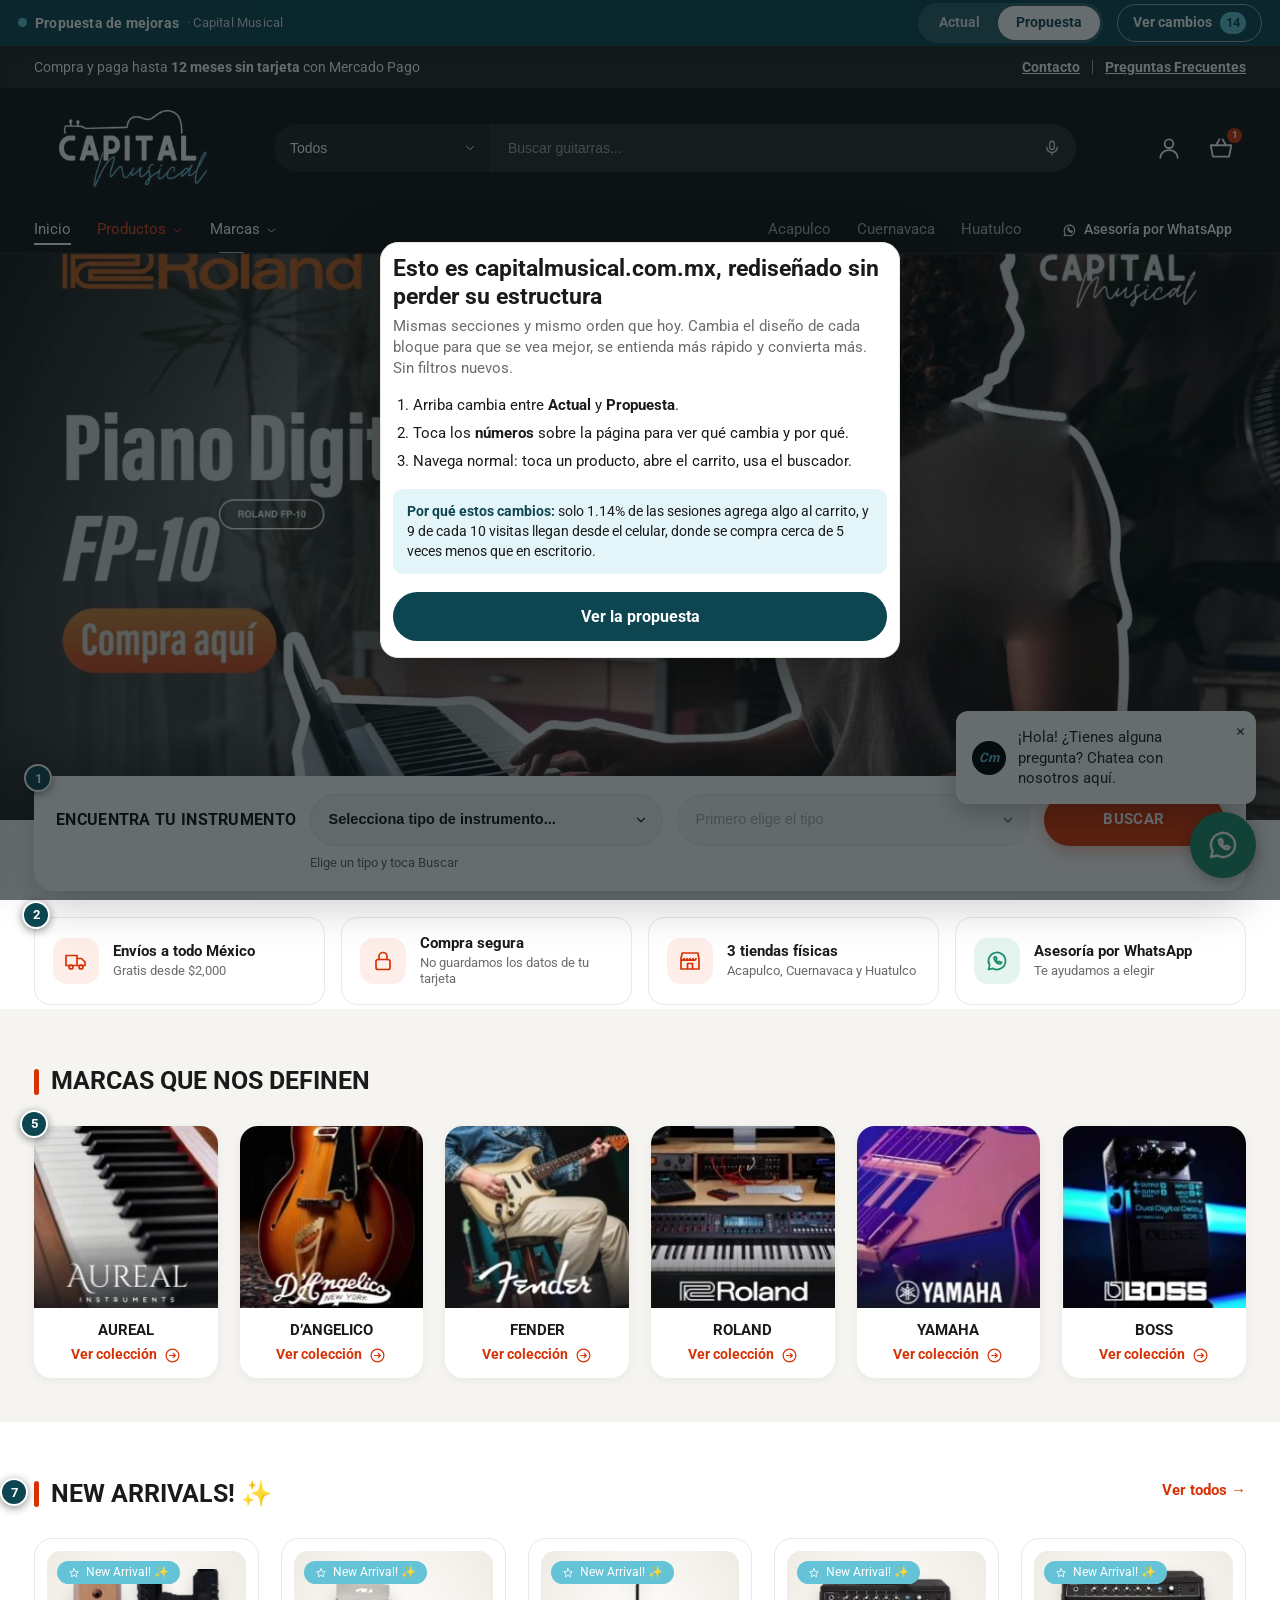
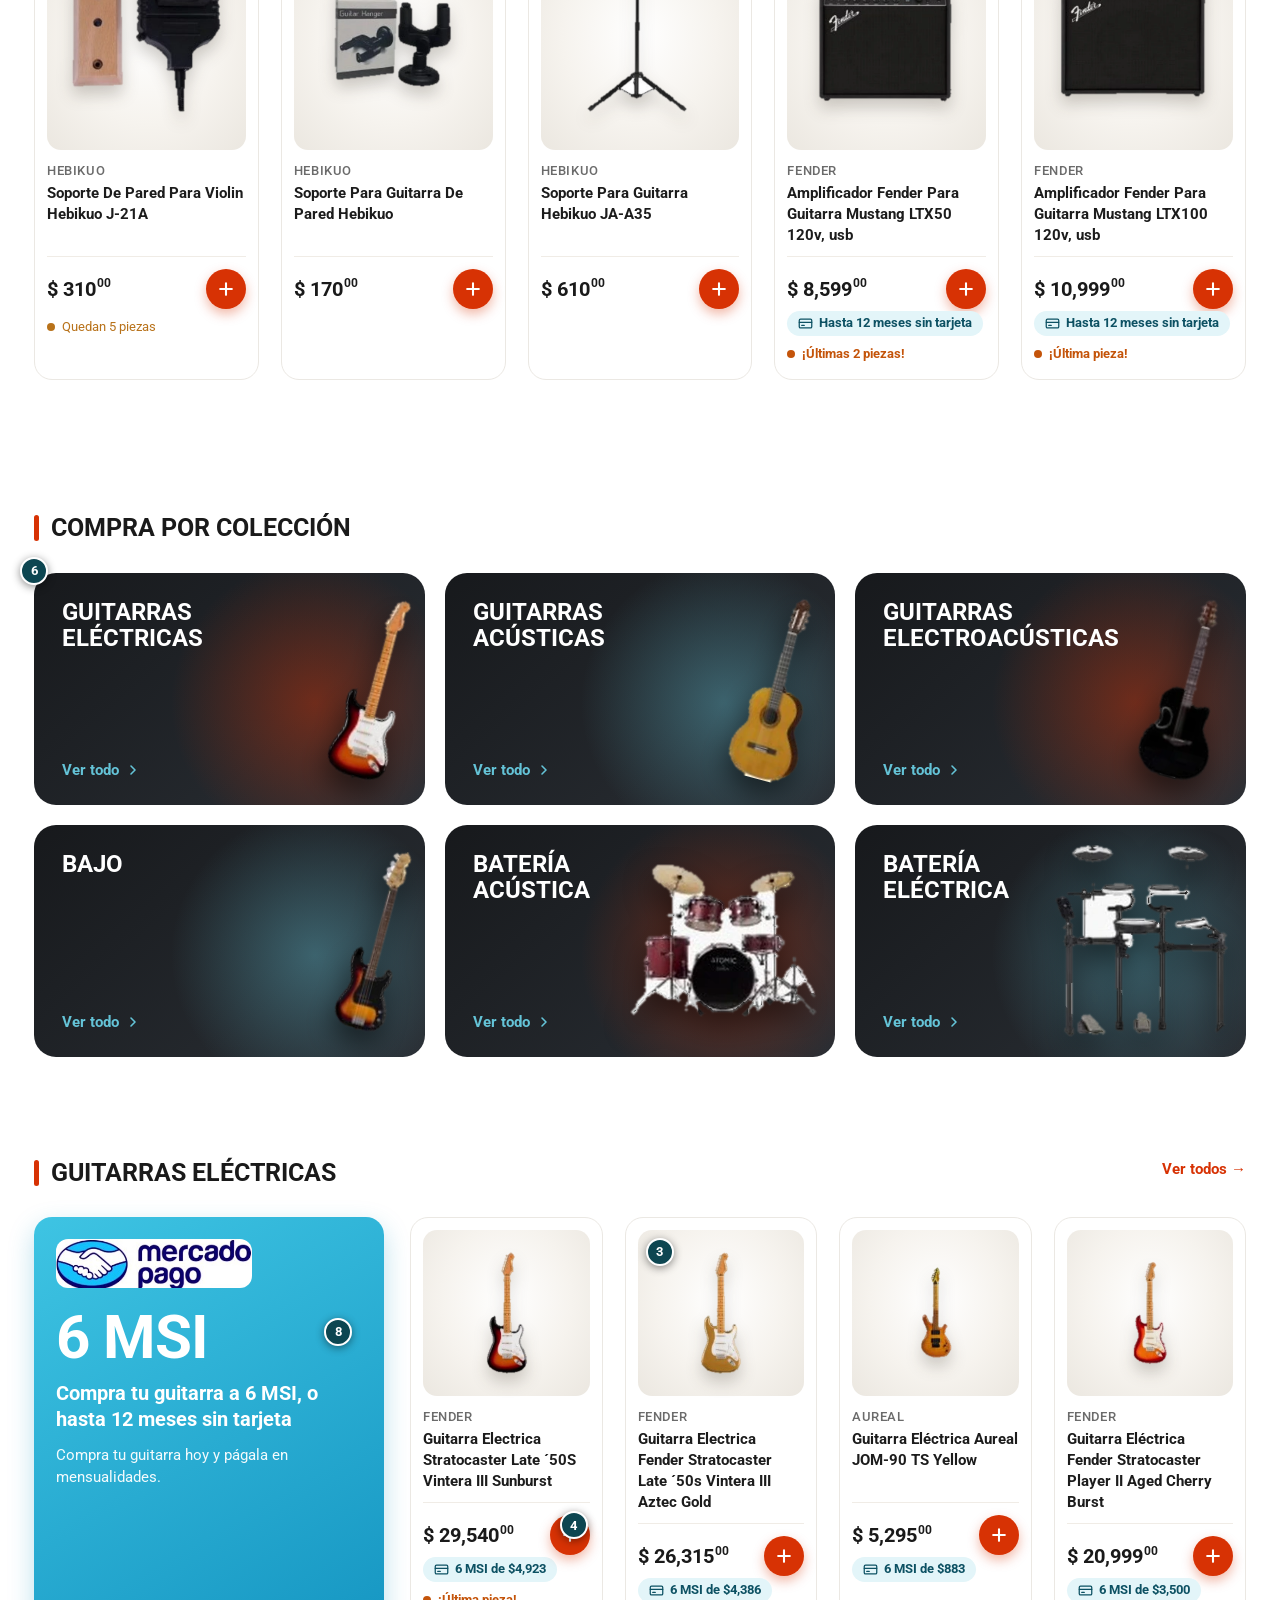
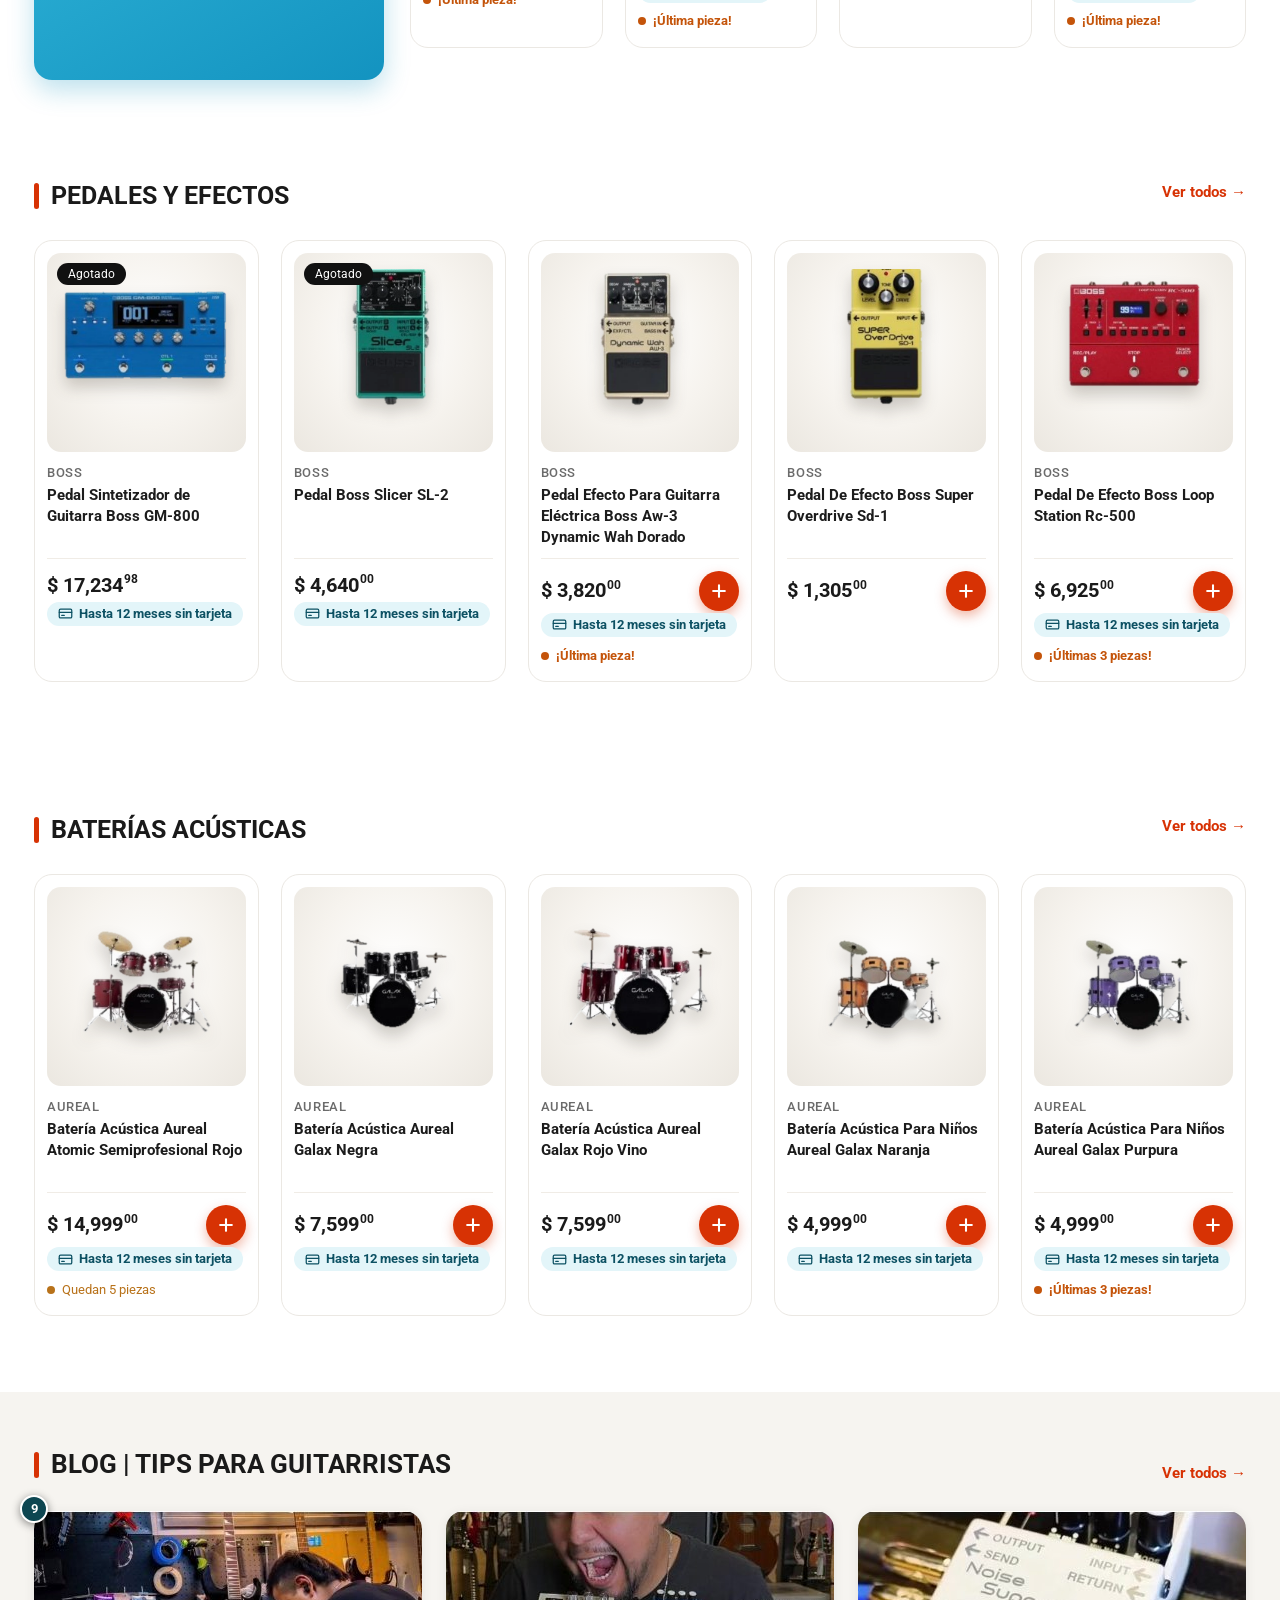
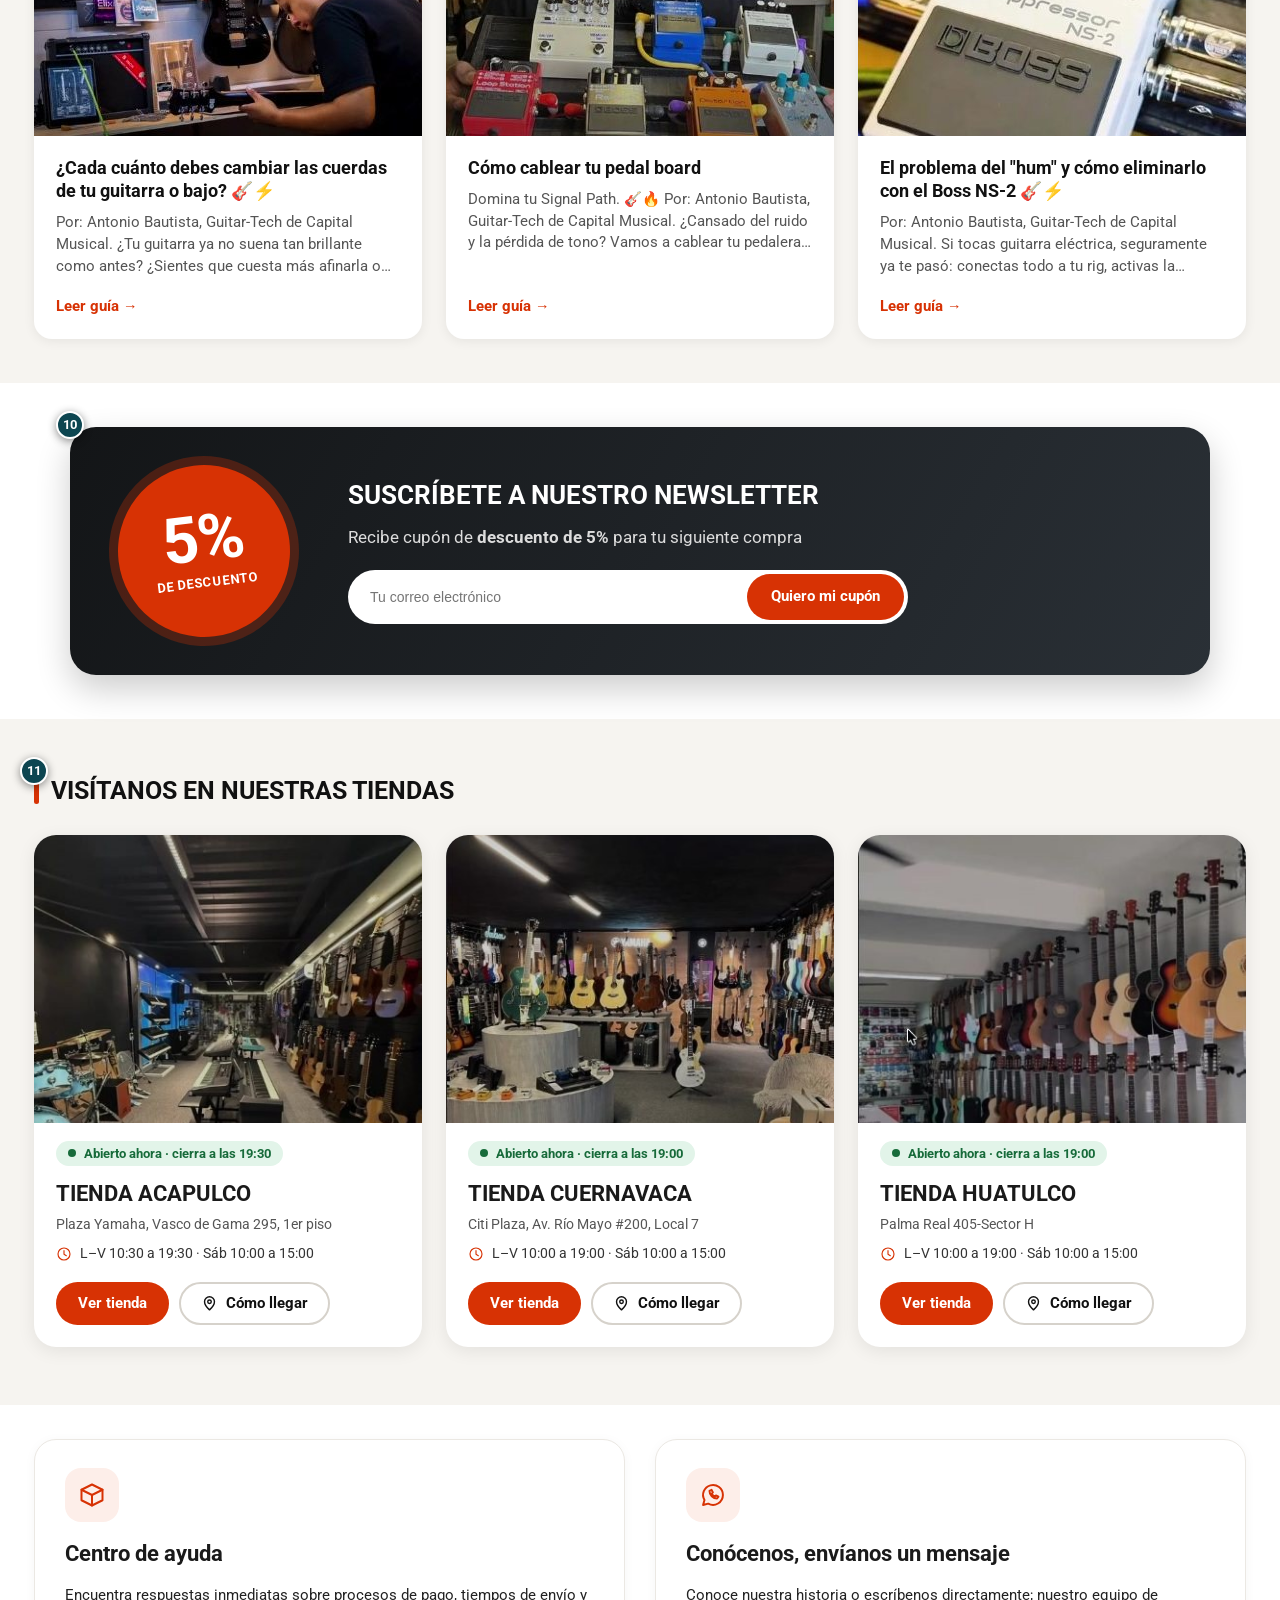
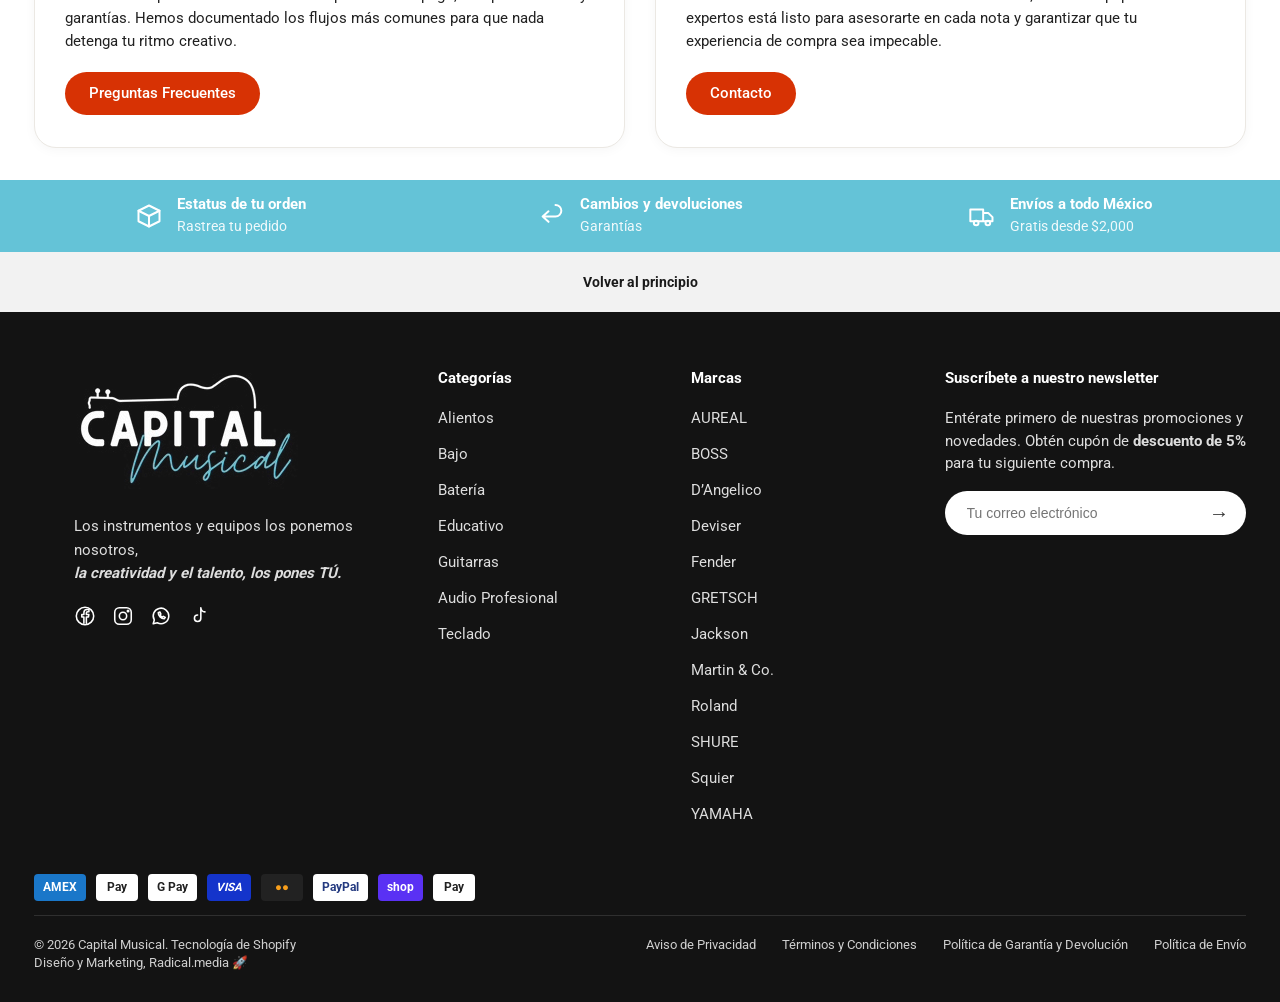
<file: index.html>
<!doctype html>
<html lang="es">
<head>
<meta charset="utf-8">
<meta name="viewport" content="width=device-width, initial-scale=1">
<meta name="robots" content="noindex, nofollow">
<title>Capital Musical · Propuesta de rediseño</title>
<meta name="description" content="Propuesta de rediseño para capitalmusical.com.mx: el sitio actual y la propuesta, con cada cambio y su porqué.">
<link rel="preload" href="assets/fonts/roboto-latin-400-normal.woff2" as="font" type="font/woff2" crossorigin>
<link rel="stylesheet" href="assets/site.css">
</head>
<body data-mode="p" data-pins="on" data-view="home">

<!-- iconos -->
<svg width="0" height="0" style="position:absolute" aria-hidden="true">
  <symbol id="i-user" viewBox="0 0 24 24"><circle cx="12" cy="8" r="4"/><path d="M4 21c0-4.4 3.6-7 8-7s8 2.6 8 7"/></symbol>
  <symbol id="i-basket" viewBox="0 0 24 24"><path d="M2.5 9.5h19l-2 10.5h-15z"/><path d="M7.5 9.5l3-5.5M16.5 9.5l-3-5.5"/></symbol>
  <symbol id="i-chev" viewBox="0 0 24 24"><path d="M6 9l6 6 6-6"/></symbol>
  <symbol id="i-right" viewBox="0 0 24 24"><path d="M9 6l6 6-6 6"/></symbol>
  <symbol id="i-mic" viewBox="0 0 24 24"><rect x="9" y="3" width="6" height="11" rx="3"/><path d="M5 11a7 7 0 0 0 14 0M12 18v3"/></symbol>
  <symbol id="i-truck" viewBox="0 0 24 24"><path d="M2 6.5h11v10H2zM13 9.5h4.5l3.5 3.5v3.500h-8z"/><circle cx="7" cy="18" r="2"/><circle cx="17" cy="18" r="2"/></symbol>
  <symbol id="i-card" viewBox="0 0 24 24"><rect x="2" y="5" width="20" height="14" rx="2"/><path d="M2 10h20M6 15h4"/></symbol>
  <symbol id="i-wa" viewBox="0 0 24 24"><path d="M20.500 12a8.500 8.500 0 0 1-12.600 7.400L3.500 20.500l1.200-4.200A8.500 8.500 0 1 1 20.500 12z"/><path d="M9 8.500c0 3.500 3 6.500 6.500 6.500l1.200-1.500-2.200-1.100-1 .9c-1.100-.5-2-1.400-2.500-2.500l.9-1-1.100-2.200z"/></symbol>
  <symbol id="i-store" viewBox="0 0 24 24"><path d="M3 9.500l1.200-5.500h15.600L21 9.500M3 9.500v10.500h18V9.500M3 9.500c0 2.200 3 2.200 3 0 0 2.200 3 2.200 3 0 0 2.200 3 2.200 3 0 0 2.200 3 2.200 3 0 0 2.200 3 2.200 3 0M9.500 20v-5.500h5V20"/></symbol>
  <symbol id="i-box" viewBox="0 0 24 24"><path d="M3 7.500l9-4.500 9 4.500v9l-9 4.500-9-4.500z"/><path d="M3 7.500l9 4.500 9-4.500M12 12v9"/></symbol>
  <symbol id="i-return" viewBox="0 0 24 24"><path d="M9 8L4 12.500 9 17M4 12.500h11a5 5 0 0 0 0-10"/></symbol>
  <symbol id="i-insta" viewBox="0 0 24 24"><rect x="3" y="3" width="18" height="18" rx="5"/><circle cx="12" cy="12" r="4"/><circle cx="17.500" cy="6.500" r=".8" class="f"/></symbol>
  <symbol id="i-fb" viewBox="0 0 24 24"><circle cx="12" cy="12" r="9.500"/><path d="M13.500 20v-7h2.300l.4-2.700h-2.700V8.700c0-.8.300-1.300 1.400-1.300h1.400V5c-.3 0-1.100-.1-2-.1-2.100 0-3.500 1.300-3.500 3.500v1.900H8.500V13h2.300v7"/></symbol>
  <symbol id="i-tt" viewBox="0 0 24 24"><path d="M14 3v11.500a3.500 3.500 0 1 1-3.500-3.500M14 3c.3 2.700 2 4.300 4.500 4.500"/></symbol>
  <symbol id="i-trash" viewBox="0 0 24 24"><path d="M4 6.500h16M9 6.500V4h6v2.500M6.500 6.500l1 14h9l1-14M10 10.500v6M14 10.500v6"/></symbol>
  <symbol id="i-star" viewBox="0 0 24 24"><path d="M12 3.500l2.600 5.400 5.900.8-4.300 4.100 1 5.800-5.200-2.800-5.200 2.800 1-5.800L3.500 9.700l5.900-.8z"/></symbol>
  <symbol id="i-arc" viewBox="0 0 24 24"><circle cx="12" cy="12" r="9"/><path d="M8 12h8M13 9l3 3-3 3"/></symbol>
  <symbol id="i-lock" viewBox="0 0 24 24"><rect x="5" y="10.500" width="14" height="10" rx="2"/><path d="M8 10.500V7.500a4 4 0 0 1 8 0v3"/></symbol>
  <symbol id="i-calc" viewBox="0 0 24 24"><rect x="4" y="3" width="16" height="18" rx="2"/><path d="M8 7.500h8M8 12h2M14 12h2M8 16h2M14 16h2"/></symbol>
  <symbol id="i-plus" viewBox="0 0 24 24"><path d="M12 5v14M5 12h14"/></symbol>
  <symbol id="i-pin" viewBox="0 0 24 24"><path d="M12 21s-7-6.200-7-11.500a7 7 0 0 1 14 0C19 14.800 12 21 12 21z"/><circle cx="12" cy="9.500" r="2.500"/></symbol>
  <symbol id="i-clock" viewBox="0 0 24 24"><circle cx="12" cy="12" r="9"/><path d="M12 7v5.500l3.500 2"/></symbol>
  <symbol id="i-phone" viewBox="0 0 24 24"><path d="M5 4h4l2 5-2.500 1.500a11 11 0 0 0 5 5L15 13l5 2v4a2 2 0 0 1-2 2A16 16 0 0 1 3 6a2 2 0 0 1 2-2z"/></symbol>
  <symbol id="i-wrench" viewBox="0 0 24 24"><path d="M14.500 6.500a4 4 0 0 0 5 5L10 21a2.100 2.100 0 0 1-3-3l9.500-9.500a4 4 0 0 0-2-2z" transform="rotate(0)"/></symbol>
  <symbol id="i-left" viewBox="0 0 24 24"><path d="M15 6l-6 6 6 6"/></symbol>
</svg>

<!-- ============ BARRA DE LA PROPUESTA (no es parte del sitio) ============ -->
<div class="pbar" role="region" aria-label="Controles de la propuesta">
  <div class="ttl"><span class="dot"></span> Propuesta de mejoras <small>· Capital Musical</small></div>
  <div class="seg" role="group" aria-label="Versión del sitio">
    <button id="mA" aria-pressed="false">Actual</button>
    <button id="mP" aria-pressed="true">Propuesta</button>
  </div>
  <button class="pbtn" id="openPanel" aria-expanded="false">Ver cambios <b id="chgCount">14</b></button>
</div>

<!-- ============ SITIO ============ -->
<div class="promo" id="promo">
  <div class="wrap">
    <div class="msg" id="promoMsg">
      <span>Compra y paga hasta <b>12 meses sin tarjeta</b> con Mercado Pago</span>
      <span>Conoce nuestros <u>Servicios Técnicos especializados</u> 🎸</span>
    </div>
    <div class="links"><a href="#" data-soon>Contacto</a><i></i><a href="#" data-soon>Preguntas Frecuentes</a></div>
  </div>
</div>

<header class="site" id="siteHeader">
  <div class="wrap" style="position:relative">
    <div class="hrow">
      <button class="burger" id="burger" aria-label="Menú"><svg class="i" viewBox="0 0 24 24"><path d="M3 6h18M3 12h18M3 18h18"/></svg></button>
      <a class="logo" href="#" id="logoHome" aria-label="Capital Musical, ir al inicio"><img src="assets/img/logo.png" alt="Capital Musical" width="224" height="121"></a>
      <form class="search" id="searchForm" role="search">
        <div class="sel"><select id="searchCat" aria-label="Tipo de producto"></select><svg class="i"><use href="#i-chev"/></svg></div>
        <input id="searchQ" type="search" placeholder="Buscar guitarras..." aria-label="Buscar">
        <button type="button" class="mic" aria-label="Buscar por voz" data-soon><svg class="i"><use href="#i-mic"/></svg></button>
      </form>
      <div class="hicons">
        <button aria-label="Cuenta" data-soon><svg class="i"><use href="#i-user"/></svg></button>
        <button aria-label="Cesta" id="cartBtn"><svg class="i"><use href="#i-basket"/></svg><span class="badge" id="cartCount">1</span></button>
      </div>
    </div>
    <nav class="main" aria-label="Principal">
      <ul>
        <li class="cur" id="navHome"><a href="#" id="navHomeA">Inicio</a></li>
        <li><button class="t prod" id="tProd">Productos <svg class="i"><use href="#i-chev"/></svg></button></li>
        <li><button class="t" id="tBrand">Marcas <svg class="i"><use href="#i-chev"/></svg></button></li>
      </ul>
      <ul class="right">
        <li><a href="#" data-store="aca">Acapulco</a></li>
        <li><a href="#" data-store="cue">Cuernavaca</a></li>
        <li><a href="#" data-store="htl">Huatulco</a></li>
        <li><a href="#" class="wapill" data-wa><svg class="i"><use href="#i-wa"/></svg> Asesoría por WhatsApp</a></li>
      </ul>
    </nav>
    <div class="mega" id="mega" aria-hidden="true"><div class="in"><ul class="cats" id="megaCats"></ul><div class="subs" id="megaSubs"></div></div></div>
  </div>
</header>

<!-- ============ INICIO ============ -->
<main id="view-home" class="view on">

  <section class="hero" aria-label="Banner principal">
    <img src="assets/img/hero.jpg" alt="Piano Digital Roland FP-10" width="1600" height="710">
    <a class="hot buy" href="#" data-soon="Ficha del Roland FP-10: no forma parte de esta propuesta" aria-label="Compra aquí"></a>
    <a class="hot pill" href="#" data-soon="Colección Roland FP-10: no forma parte de esta propuesta" aria-label="Roland FP-10"></a>

    <div class="finder" id="finder">
      <h2>Encuentra tu instrumento<span class="v-a"> ↓</span></h2>
      <select class="fs" id="fType" aria-label="Tipo de instrumento"></select>
      <select class="fs" id="fItem" aria-label="Instrumento" disabled></select>
      <button class="fb" id="fGo" type="button">Buscar</button>
      <span class="hint v-p" id="fHint" aria-live="polite"></span>
    </div>

    <div class="trust v-a" id="trust">
      <ul>
        <li><svg class="i"><use href="#i-truck"/></svg><div><b>Envíos a todo México</b><span>Gratis desde $2,000</span></div></li>
        <li><svg class="i"><use href="#i-card"/></svg><div><b>Tu Compra segura y protegida</b><span>PCI DSS &amp; SSL</span></div></li>
        <li><svg class="i"><use href="#i-wa"/></svg><div><b>Asesoría por WhatsApp</b></div></li>
      </ul>
    </div>
  </section>

  <!-- propuesta: buscador bajo el hero + tarjetas de confianza -->
  <div class="finder-band v-p" id="finderSlot"><div class="wrap"></div></div>
  <section class="trustc v-p" id="trustCards" aria-label="Por qué comprar aquí">
    <div class="wrap">
      <ul>
        <li><span class="ic"><svg class="i"><use href="#i-truck"/></svg></span><div><b>Envíos a todo México</b><span>Gratis desde $2,000</span></div></li>
        <li><span class="ic"><svg class="i"><use href="#i-lock"/></svg></span><div><b>Compra segura</b><span>No guardamos los datos de tu tarjeta</span></div></li>
        <li><a href="#" data-store="aca" class="lk"><span class="ic"><svg class="i"><use href="#i-store"/></svg></span><div><b>3 tiendas físicas</b><span>Acapulco, Cuernavaca y Huatulco</span></div></a></li>
        <li><a href="#" data-wa class="lk"><span class="ic wa"><svg class="i"><use href="#i-wa"/></svg></span><div><b>Asesoría por WhatsApp</b><span>Te ayudamos a elegir</span></div></a></li>
      </ul>
    </div>
  </section>

  <section class="sec bg-gray brands" aria-labelledby="hBrands">
    <div class="wrap">
      <h2 class="h" id="hBrands" style="margin-bottom:34px">Marcas que nos definen</h2>
      <div class="tiles" id="brandTiles"></div>
    </div>
  </section>

  <section class="sec" aria-labelledby="hNew">
    <div class="wrap">
      <h2 class="h" id="hNew">New Arrivals! ✨</h2>
      <a class="all" href="#" data-soon>Ver todos</a>
      <div class="car" id="carNew"><div class="row" id="rowNew"></div></div>
      <div class="prog"><i></i></div>
    </div>
  </section>

  <section class="sec bg-gray cats v-a" aria-labelledby="hCats">
    <div class="wrap">
      <h2 class="h" id="hCats" style="margin-bottom:34px">Categorías</h2>
      <div class="car"><div class="circ" id="catTiles"></div></div>
      <div class="prog"><i style="width:50%"></i></div>
    </div>
  </section>

  <section class="sec colls v-p" id="secColls" aria-labelledby="hColl">
    <div class="wrap">
      <h2 class="h" id="hColl">Compra por colección</h2>
      <div class="coll-grid" id="collTiles"></div>
    </div>
  </section>

  <section class="sec" id="secGuitars" aria-labelledby="hGuit">
    <div class="wrap">
      <h2 class="h" id="hGuit">Guitarras eléctricas</h2>
      <a class="all" href="#" data-soon>Ver todos</a>
      <div class="guit">
        <div class="mp">
          <img src="assets/img/mercadopago.jpg" alt="Mercado Pago" width="353" height="88">
          <div class="box" id="mpBox"><h3>Compra tu guitarra a 6 MSI, o hasta 12 meses sin tarjeta</h3><p>Compra tu guitarra hoy y págala en mensualidades.</p></div>
        </div>
        <div><div class="car g4"><div class="row" id="rowGuit"></div></div><div class="prog"><i></i></div></div>
      </div>
    </div>
  </section>

  <section class="sec" id="secPedals" aria-labelledby="hPed">
    <div class="wrap">
      <h2 class="h" id="hPed">Pedales y efectos</h2>
      <a class="all" href="#" data-soon>Ver todos</a>
      <div class="car"><div class="row" id="rowPed"></div></div>
      <div class="prog"><i></i></div>
    </div>
  </section>

  <section class="sec" id="secDrums" aria-labelledby="hDr">
    <div class="wrap">
      <h2 class="h" id="hDr">Baterías acústicas</h2>
      <a class="all" href="#" data-soon>Ver todos</a>
      <div class="car"><div class="row" id="rowDrums"></div></div>
      <div class="prog"><i></i></div>
    </div>
  </section>

  <section class="sec blog" aria-labelledby="hBlog">
    <div class="wrap">
      <div class="head"><h2 id="hBlog">Blog | Tips para guitarristas</h2><a href="#" data-soon>Ver todos</a></div>
      <div class="posts" id="posts"></div>
    </div>
  </section>

  <section class="news" aria-labelledby="hNews">
    <div class="nbox" id="newsBox">
      <div class="nbadge v-p" aria-hidden="true"><b>5%</b><span>de descuento</span></div>
      <div class="ntxt">
        <h2 id="hNews">Suscríbete a nuestro newsletter</h2>
        <p>Recibe cupón de <b>descuento de 5%</b> para tu siguiente compra</p>
        <form class="mail" data-form><input type="email" placeholder="Tu correo electrónico" aria-label="Correo electrónico"><button aria-label="Enviar"><span class="v-a">→</span><span class="v-p">Quiero mi cupón</span></button></form>
      </div>
    </div>
  </section>

  <section class="stores" aria-labelledby="hSt">
    <div class="wrap">
      <h2 id="hSt">Visítanos en nuestras tiendas</h2>
      <div class="tiles" id="storeTiles"></div>
    </div>
  </section>

  <section class="help">
    <div class="wrap cols">
      <div class="c"><span class="hic v-p"><svg class="i"><use href="#i-box"/></svg></span><h3>Centro de ayuda</h3><p>Encuentra respuestas inmediatas sobre procesos de pago, tiempos de envío y garantías. Hemos documentado los flujos más comunes para que nada detenga tu ritmo creativo.</p><a class="btn-r" href="#" data-soon>Preguntas Frecuentes</a></div>
      <div class="c"><span class="hic v-p"><svg class="i"><use href="#i-wa"/></svg></span><h3>Conócenos, envíanos un mensaje</h3><p>Conoce nuestra historia o escríbenos directamente; nuestro equipo de expertos está listo para asesorarte en cada nota y garantizar que tu experiencia de compra sea impecable.</p><a class="btn-r" href="#" data-soon>Contacto</a></div>
    </div>
  </section>
</main>

<!-- ============ FICHA DE PRODUCTO ============ -->
<main id="view-pdp" class="view">
  <div class="wrap pd" id="pdp"></div>
</main>

<!-- ============ SUCURSALES ============ -->
<main id="view-store" class="view">
  <div id="storeBody"></div>
</main>

<!-- ============ PIE (compartido) ============ -->
<div class="strip">
  <ul>
    <li><svg class="i"><use href="#i-box"/></svg><div><b>Estatus de tu orden</b><span>Rastrea tu pedido</span></div></li>
    <li><svg class="i"><use href="#i-return"/></svg><div><b>Cambios y devoluciones</b><span>Garantías</span></div></li>
    <li><svg class="i"><use href="#i-truck"/></svg><div><b>Envíos a todo México</b><span>Gratis desde $2,000</span></div></li>
  </ul>
</div>
<div class="totop"><a href="#" id="toTop">Volver al principio</a></div>
<footer class="site">
  <div class="wrap">
    <div class="cols">
      <div class="brandcol">
        <img class="logo2" src="assets/img/logo.png" alt="Capital Musical" width="224" height="121">
        <p class="tag2">Los instrumentos y equipos los ponemos nosotros,<br><em><b>la creatividad y el talento, los pones TÚ.</b></em></p>
        <div class="soc"><svg class="i"><use href="#i-fb"/></svg><svg class="i"><use href="#i-insta"/></svg><svg class="i"><use href="#i-wa"/></svg><svg class="i"><use href="#i-tt"/></svg></div>
      </div>
      <div><h4>Categorías</h4><ul id="fCats"></ul></div>
      <div><h4>Marcas</h4><ul id="fBrands"></ul></div>
      <div class="nl"><h4>Suscríbete a nuestro newsletter</h4><p>Entérate primero de nuestras promociones y novedades. Obtén cupón de <b>descuento de 5%</b> para tu siguiente compra.</p><form class="mail" data-form><input type="email" placeholder="Tu correo electrónico" aria-label="Correo electrónico"><button aria-label="Enviar">→</button></form></div>
    </div>
    <div class="pays" aria-hidden="true"><span class="a">AMEX</span><span> Pay</span><span>G Pay</span><span class="v">VISA</span><span class="m">●●</span><span style="color:#253b80">PayPal</span><span class="s">shop</span><span>Pay</span></div>
    <div class="legal">
      <div>© 2026 Capital Musical. Tecnología de Shopify<br>Diseño y Marketing, Radical.media 🚀</div>
      <nav><a href="#" data-soon>Aviso de Privacidad</a><a href="#" data-soon>Términos y Condiciones</a><a href="#" data-soon>Política de Garantía y Devolución</a><a href="#" data-soon>Política de Envío</a></nav>
    </div>
  </div>
</footer>

<!-- barra fija de compra (ficha) -->
<div class="sticky-atc" id="stickyAtc" aria-hidden="true"><div class="in"><img id="satImg" src="assets/img/g-strat-sunburst.jpg" alt=""><div class="n" id="satName"></div><div class="pz" id="satPrice"></div><button class="add" id="satAdd">Añadir al carrito</button></div></div>

<!-- carrito -->
<div class="scrim" id="scrim"></div>
<aside class="cart" id="cart" aria-label="Su carrito" aria-hidden="true">
  <div class="ch"><h2>Su carrito</h2><div class="l"><a href="#" data-soon>Ver carrito</a><button id="cartX" aria-label="Cerrar">×</button></div></div>
  <div class="cb" id="cartBody"></div>
</aside>

<!-- chat + whatsapp -->
<div class="chat" id="chat"><div class="av">Cm</div><div>¡Hola! ¿Tienes alguna pregunta? Chatea con nosotros aquí.</div><button class="cl" id="chatX" aria-label="Cerrar">×</button></div>
<button class="wafab" id="waFab" aria-label="WhatsApp"><svg class="i"><use href="#i-wa"/></svg></button>

<!-- panel de cambios -->
<aside class="panel" id="panel" aria-label="Cambios de la propuesta" aria-hidden="true">
  <header>
    <button class="x" id="panelX" aria-label="Cerrar">×</button>
    <h2 id="panelTitle">Cambios de la propuesta</h2>
    <p>La estructura del sitio se mantiene. Toca un cambio para ver qué cambia y por qué.</p>
  </header>
  <div class="list" id="panelList"></div>
  <footer>
    <label class="sw"><input type="checkbox" id="pinsToggle" checked> Mostrar números en el sitio</label>
    <span id="modeNote"></span>
  </footer>
</aside>

<!-- bienvenida -->
<div class="welcome" id="welcome" role="dialog" aria-modal="true" aria-labelledby="wTitle">
  <div class="card">
    <h2 id="wTitle">Esto es capitalmusical.com.mx, rediseñado sin perder su estructura</h2>
    <p class="sub">Mismas secciones y mismo orden que hoy. Cambia el diseño de cada bloque para que se vea mejor, se entienda más rápido y convierta más. Sin filtros nuevos.</p>
    <ol>
      <li>Arriba cambia entre <b>Actual</b> y <b>Propuesta</b>.</li>
      <li>Toca los <b>números</b> sobre la página para ver qué cambia y por qué.</li>
      <li>Navega normal: toca un producto, abre el carrito, usa el buscador.</li>
    </ol>
    <div class="data"><b>Por qué estos cambios:</b> solo 1.14% de las sesiones agrega algo al carrito, y 9 de cada 10 visitas llegan desde el celular, donde se compra cerca de 5 veces menos que en escritorio.</div>
    <button class="go" id="wGo">Ver la propuesta</button>
  </div>
</div>

<div class="toast" id="toast" role="status" aria-live="polite"></div>

<script src="assets/app.js"></script>
</body>
</html>
</file>
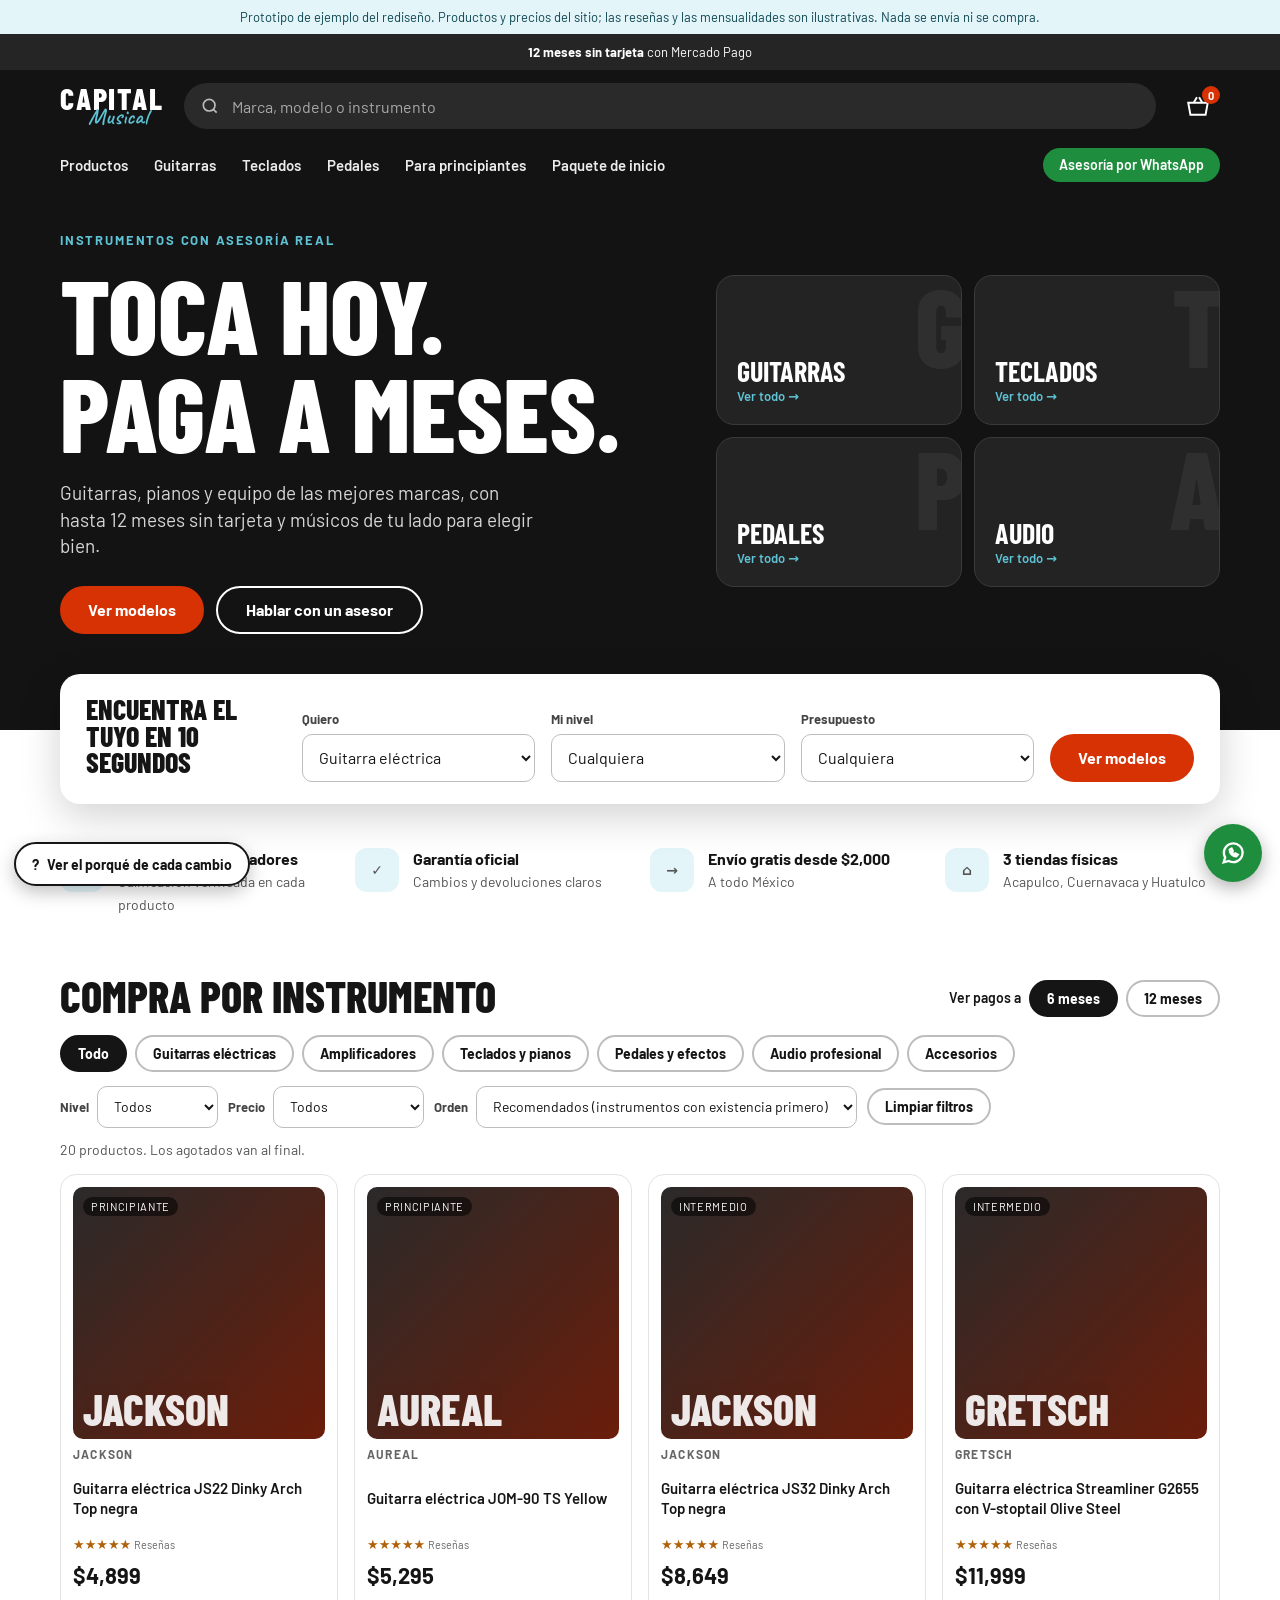
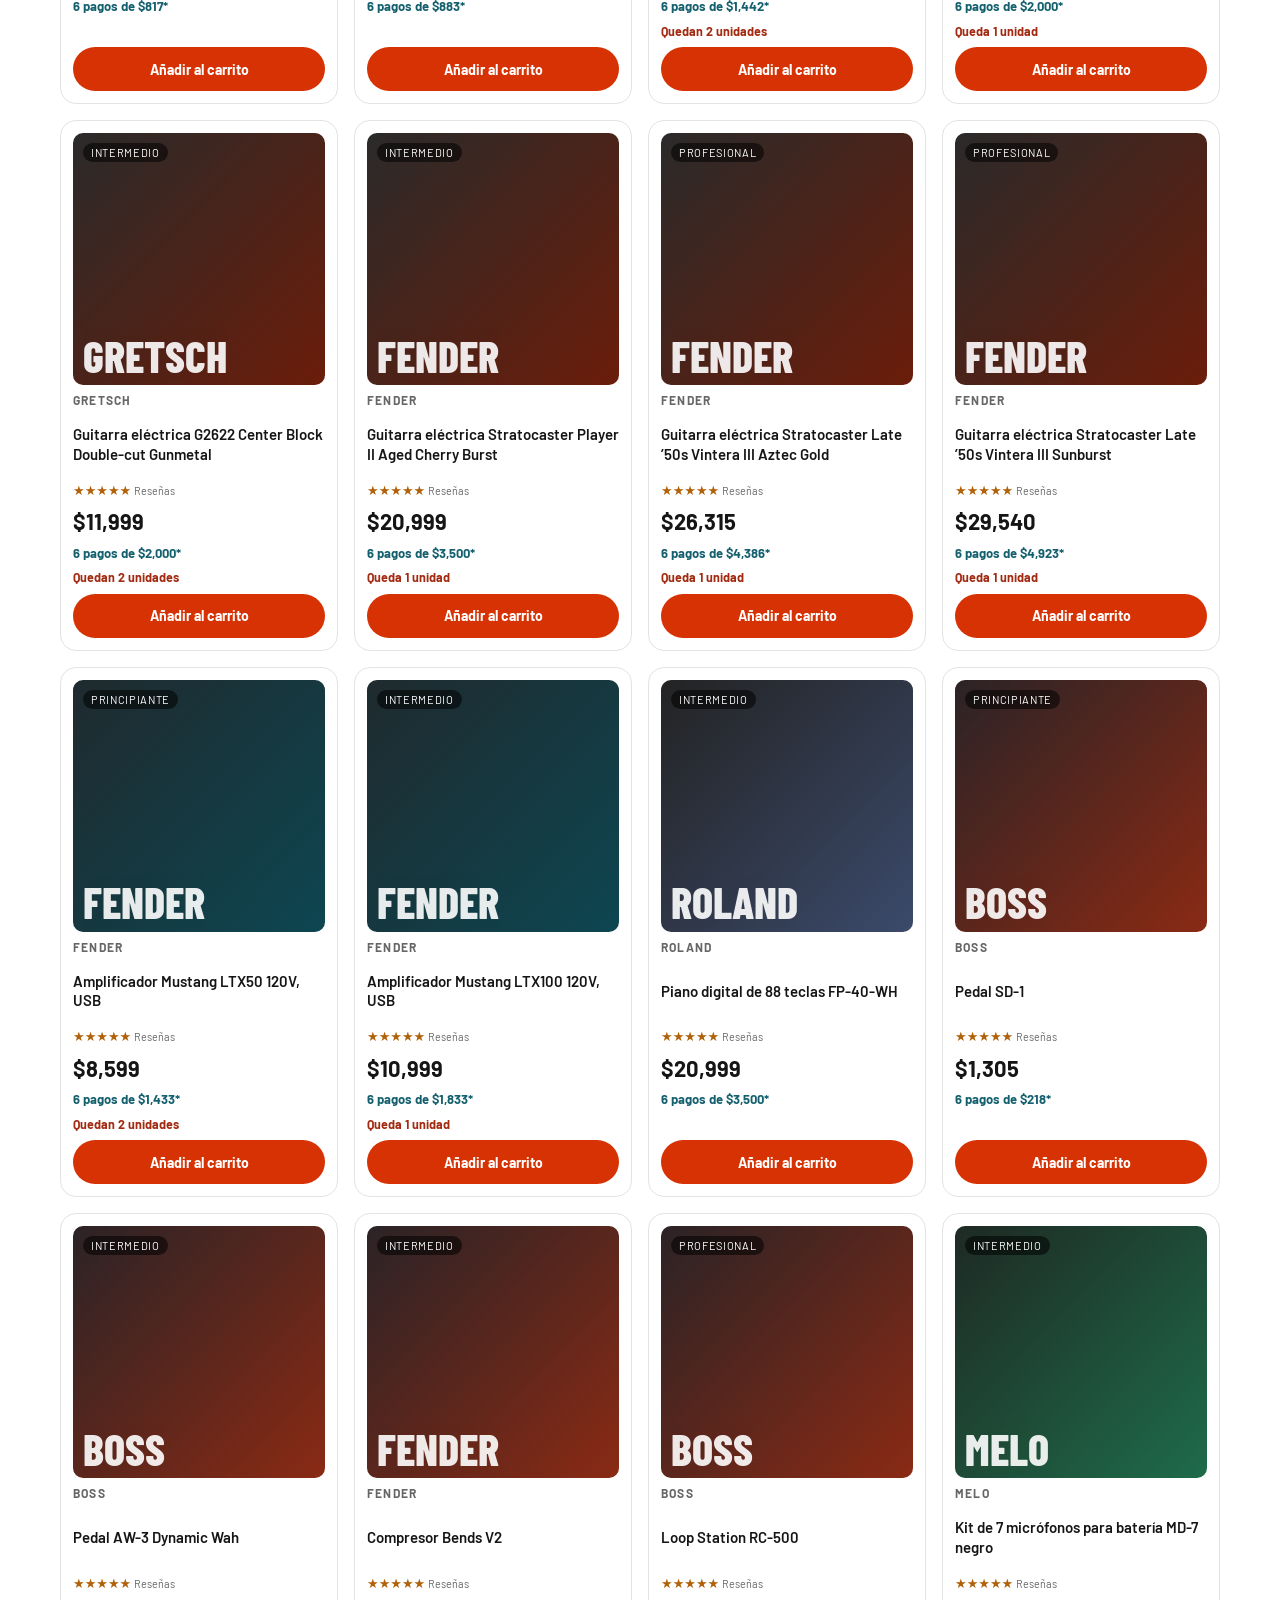
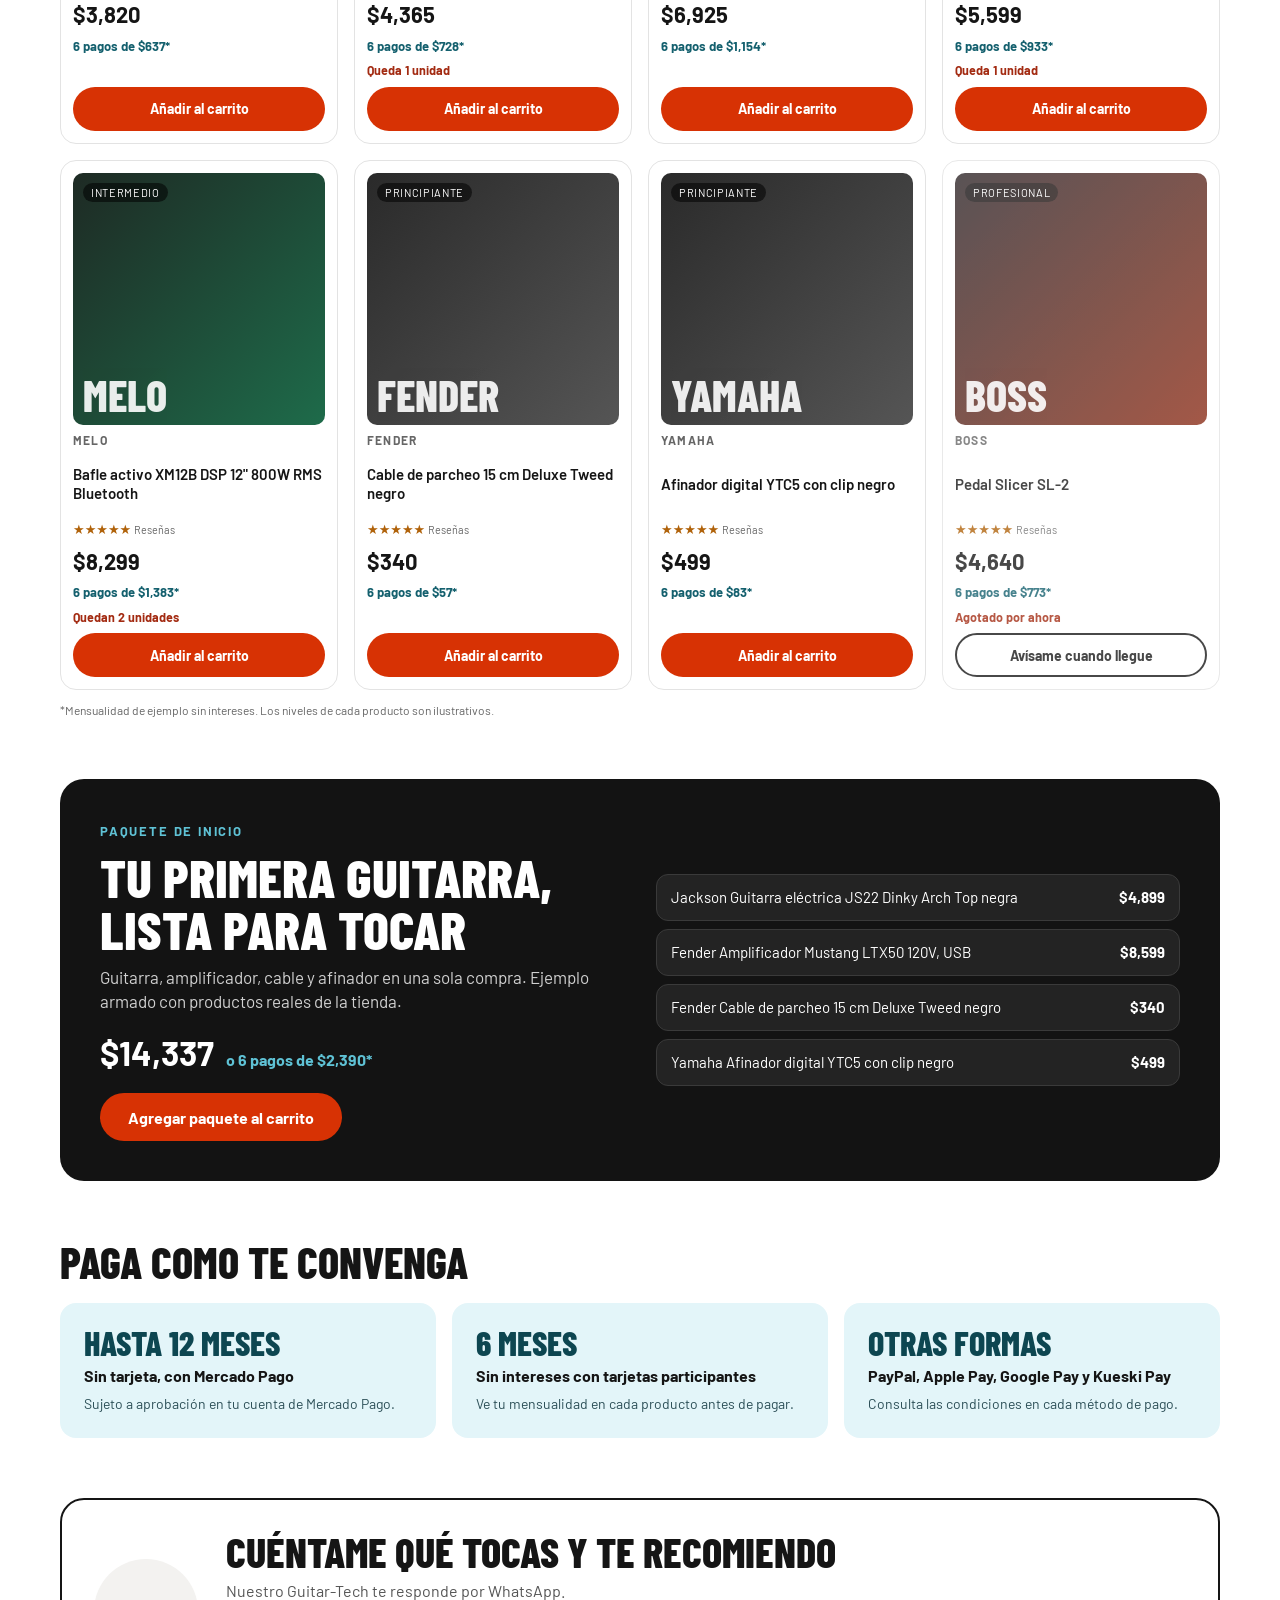
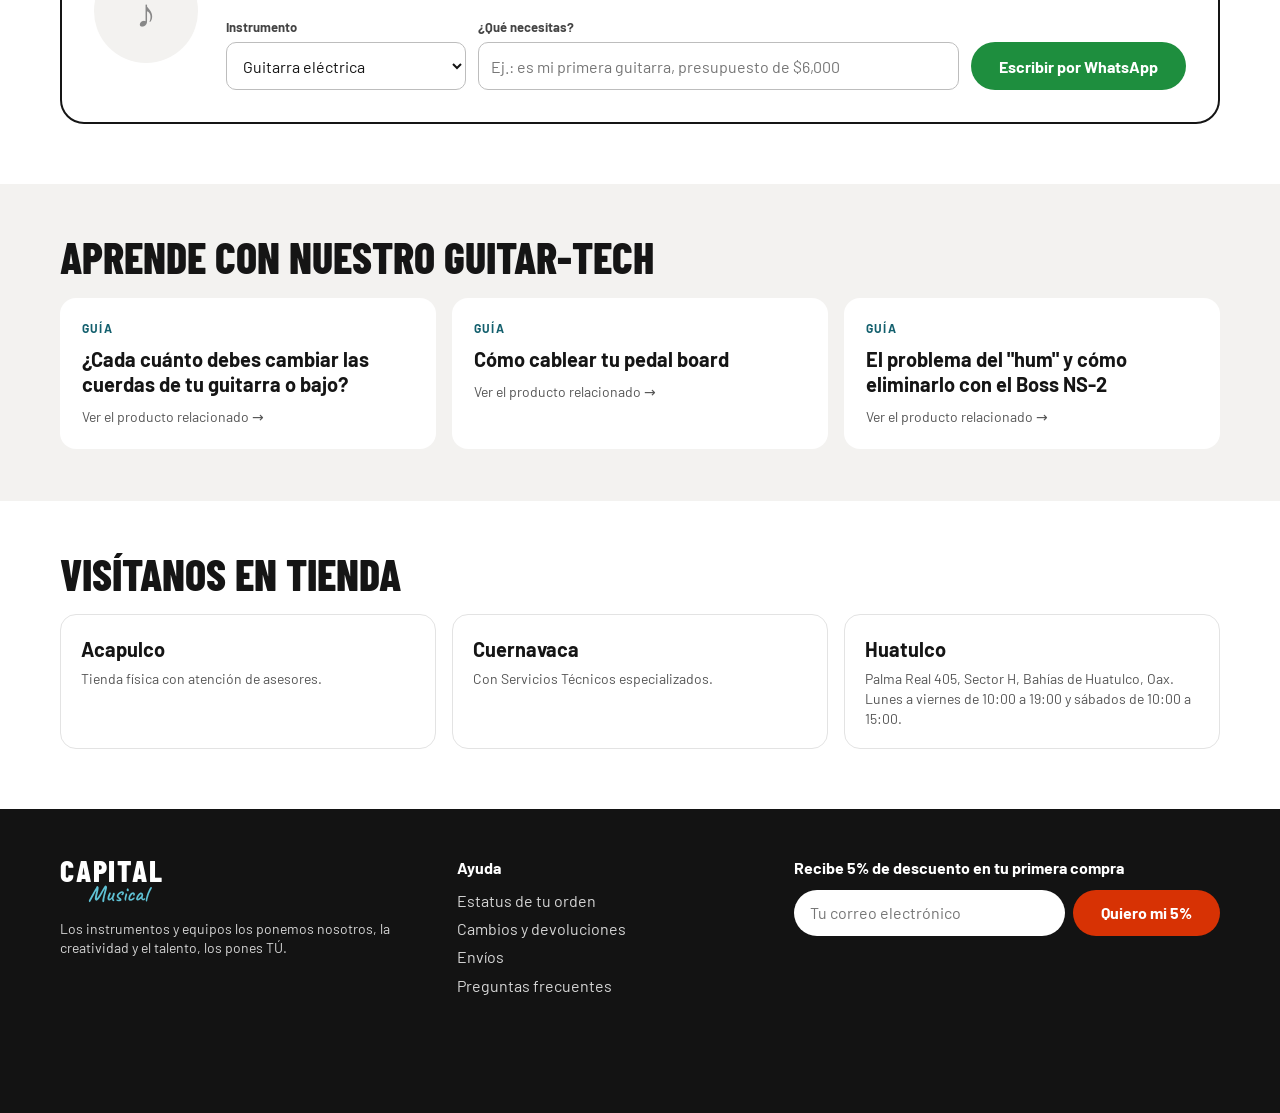
<file: prototipo.html>
<!doctype html>
<html lang="es">
<head>
<meta charset="utf-8">
<meta name="viewport" content="width=device-width, initial-scale=1">
<title>Capital Musical – Prototipo de rediseño</title>
<meta name="robots" content="noindex, nofollow">
<link rel="preload" href="assets/fonts/barlow-latin-400-normal.woff2" as="font" type="font/woff2" crossorigin>
<style>
@font-face{font-family:'Barlow';font-weight:400;font-style:normal;font-display:swap;src:url(assets/fonts/barlow-latin-400-normal.woff2) format('woff2')}
@font-face{font-family:'Barlow';font-weight:500;font-style:normal;font-display:swap;src:url(assets/fonts/barlow-latin-500-normal.woff2) format('woff2')}
@font-face{font-family:'Barlow';font-weight:600;font-style:normal;font-display:swap;src:url(assets/fonts/barlow-latin-600-normal.woff2) format('woff2')}
@font-face{font-family:'Barlow';font-weight:700;font-style:normal;font-display:swap;src:url(assets/fonts/barlow-latin-700-normal.woff2) format('woff2')}
@font-face{font-family:'Barlow Condensed';font-weight:600;font-style:normal;font-display:swap;src:url(assets/fonts/barlow-condensed-latin-600-normal.woff2) format('woff2')}
@font-face{font-family:'Barlow Condensed';font-weight:700;font-style:normal;font-display:swap;src:url(assets/fonts/barlow-condensed-latin-700-normal.woff2) format('woff2')}
@font-face{font-family:'Barlow Condensed';font-weight:800;font-style:normal;font-display:swap;src:url(assets/fonts/barlow-condensed-latin-800-normal.woff2) format('woff2')}
@font-face{font-family:'Caveat';font-weight:600;font-style:normal;font-display:swap;src:url(assets/fonts/caveat-latin-600-normal.woff2) format('woff2')}
:root{
  --black:#131313; --ink:#151515; --red:#d73204; --red-d:#b32a03; --cyan:#5fc2d5;
  --cyan-bg:#e3f5f9; --teal:#0d4651; --green:#1e8e3e; --gray:#f3f2f0; --line:#e3e3e3; --muted:#555;
  --disp:'Barlow Condensed',Impact,sans-serif; --body:'Barlow',system-ui,sans-serif; --script:'Caveat',cursive;
}
*{box-sizing:border-box}
html{scroll-behavior:smooth}
section[id]{scroll-margin-top:124px}
body{margin:0;font-family:var(--body);color:var(--ink);background:#fff;line-height:1.4}
a{color:inherit;text-decoration:none}
button{font-family:inherit;cursor:pointer}
:focus-visible{outline:3px solid var(--cyan);outline-offset:2px}
.wrap{max-width:1200px;margin:0 auto;padding:0 20px}
.sr{position:absolute;width:1px;height:1px;overflow:hidden;clip:rect(0 0 0 0);white-space:nowrap}
h1,h2,h3{font-family:var(--disp);text-transform:uppercase;margin:0;line-height:.95}
h2{font-weight:800;font-size:clamp(30px,4vw,44px)}
.btn{display:inline-flex;align-items:center;justify-content:center;gap:8px;border:0;border-radius:999px;font-weight:700;font-size:16px;height:48px;padding:0 28px;transition:background .15s,transform .05s}
.btn:active{transform:scale(.98)}
.btn-red{background:var(--red);color:#fff}.btn-red:hover{background:var(--red-d)}
.btn-ghost{background:transparent;color:#fff;border:2px solid #fff}.btn-ghost:hover{background:#fff;color:var(--ink)}
.btn-outline{background:#fff;color:var(--ink);border:2px solid var(--ink)}.btn-outline:hover{background:var(--ink);color:#fff}
.btn-wa{background:var(--green);color:#fff}.btn-wa:hover{background:#17722f}
.btn-sm{height:42px;padding:0 18px;font-size:14px}

/* Barra superior */
.topbar{background:#252525;color:#fff;font-size:13px;height:36px;display:flex;align-items:center;justify-content:center;text-align:center;padding:0 12px}
.topbar span{transition:opacity .3s}

/* Encabezado */
header.site{background:var(--black);color:#fff;position:sticky;top:0;z-index:30}
.hrow{display:flex;align-items:center;gap:20px;height:72px}
.logo{display:flex;flex-direction:column;line-height:.9;flex:0 0 auto}
.logo b{font-family:var(--disp);font-weight:800;font-size:30px;letter-spacing:.06em}
.logo i{font-family:var(--script);font-style:normal;font-weight:600;font-size:23px;color:var(--cyan);margin:-5px 0 0 28px}
.search{flex:1;position:relative;min-width:0}
.search form{display:flex;align-items:center;gap:10px;background:#2a2a2a;border-radius:999px;height:46px;padding:0 16px}
.search input{flex:1;min-width:0;background:transparent;border:0;outline:0;color:#fff;font-size:16px;font-family:inherit}
.search input::placeholder{color:#a9a9a9}
.sugg{position:absolute;left:0;right:0;top:52px;background:#fff;color:var(--ink);border-radius:14px;box-shadow:0 14px 40px rgba(0,0,0,.28);overflow:hidden;display:none;z-index:40}
.sugg.open{display:block}
.sugg button{display:flex;width:100%;justify-content:space-between;gap:12px;align-items:center;padding:12px 16px;border:0;background:#fff;text-align:left;font-size:15px;border-bottom:1px solid var(--line)}
.sugg button:hover,.sugg button[aria-selected=true]{background:var(--cyan-bg)}
.sugg small{color:var(--muted)}
.iconbtn{position:relative;background:transparent;border:0;color:#fff;width:44px;height:44px;display:flex;align-items:center;justify-content:center;border-radius:999px}
.iconbtn:hover{background:#2a2a2a}
.count{position:absolute;top:2px;right:0;background:var(--red);color:#fff;font-size:11px;font-weight:700;border-radius:999px;min-width:18px;height:18px;display:flex;align-items:center;justify-content:center;padding:0 4px}
nav.main{display:flex;gap:26px;align-items:center;height:46px;font-size:15px;font-weight:600;overflow-x:auto;white-space:nowrap}
nav.main a{color:#fff;opacity:.92}nav.main a:hover{color:var(--cyan)}
nav.main .grow{flex:1}
nav.main .wa{background:var(--green);border-radius:999px;padding:7px 16px;font-size:14px;opacity:1}
@media(max-width:700px){.hrow{height:60px;gap:8px}.logo b{font-size:24px}.logo i{font-size:19px;margin-left:22px}nav.main{gap:18px}nav.main .grow{display:none}}

/* Héroe */
.hero{background:var(--black);color:#fff;padding:40px 0 96px}
.hero .wrap{display:grid;grid-template-columns:1.1fr .9fr;gap:40px;align-items:center}
.eyebrow{font-size:13px;font-weight:700;letter-spacing:.14em;text-transform:uppercase;color:var(--cyan)}
.hero h1{font-weight:800;font-size:clamp(54px,9vw,104px);margin:14px 0 18px}
.hero p{font-size:19px;color:#d6d6d6;max-width:480px;margin:0 0 26px}
.hero .cta{display:flex;gap:12px;flex-wrap:wrap}
.tiles{display:grid;grid-template-columns:repeat(2,1fr);gap:12px}
.tile{border-radius:18px;padding:20px;min-height:150px;display:flex;flex-direction:column;justify-content:flex-end;border:1px solid #3a3a3a;position:relative;overflow:hidden;text-align:left;color:#fff;background:#232323;transition:transform .15s,border-color .15s}
.tile:hover{transform:translateY(-3px);border-color:var(--cyan)}
.tile::before{content:attr(data-g);position:absolute;right:-6px;top:-18px;font-family:var(--disp);font-weight:800;font-size:110px;color:rgba(255,255,255,.06)}
.tile b{font-family:var(--disp);font-size:28px;text-transform:uppercase;font-weight:700}
.tile span{font-size:13px;color:var(--cyan);font-weight:600}
@media(max-width:820px){.hero .wrap{grid-template-columns:1fr}.hero{padding:28px 0 90px}.tile{min-height:104px;padding:14px}.tile b{font-size:22px}}

/* Buscador guiado */
.finder{margin-top:-56px;position:relative;z-index:5}
.finder form{background:#fff;border-radius:20px;box-shadow:0 12px 40px rgba(0,0,0,.18);padding:22px 26px;display:grid;grid-template-columns:200px repeat(3,1fr) auto;gap:16px;align-items:end}
.finder h2{font-size:28px;padding-bottom:6px}
.field{display:flex;flex-direction:column;gap:6px;font-size:13px;font-weight:700;color:#444}
.field select,.field input{height:48px;border:1.5px solid #bdbdbd;border-radius:10px;padding:0 12px;font-size:16px;background:#fff;font-family:inherit;color:var(--ink)}
@media(max-width:900px){.finder form{grid-template-columns:1fr;padding:20px}.finder h2{padding:0}}

/* Confianza */
.trust{display:grid;grid-template-columns:repeat(4,1fr);gap:20px;padding:44px 0 8px}
.trust div{display:flex;gap:14px;align-items:flex-start}
.mark{flex:0 0 44px;height:44px;border-radius:12px;background:var(--cyan-bg);color:#14606e;display:flex;align-items:center;justify-content:center;font-weight:800;font-size:18px}
.trust b{display:block;font-size:16px}.trust span{font-size:14px;color:var(--muted)}
@media(max-width:820px){.trust{grid-template-columns:repeat(2,1fr)}}

/* Catálogo */
section.block{padding:52px 0 8px}
.cat-head{display:flex;justify-content:space-between;align-items:flex-end;gap:16px;flex-wrap:wrap;margin-bottom:18px}
.seg{display:flex;align-items:center;gap:8px;font-size:14px;font-weight:600}
.pill{border:2px solid #bdbdbd;background:#fff;color:var(--ink);border-radius:999px;padding:8px 16px;font-weight:700;font-size:14px}
.pill[aria-pressed=true]{background:var(--ink);border-color:var(--ink);color:#fff}
.filters{display:flex;gap:10px;flex-wrap:wrap;align-items:center;margin-bottom:12px}
.filters .field{flex-direction:row;align-items:center;gap:8px}
.filters select{height:42px;font-size:14px}
.chips{display:flex;gap:8px;flex-wrap:wrap;margin-bottom:14px}
.status{font-size:14px;color:var(--muted);margin:0 0 14px;min-height:20px}
.status b{color:var(--ink)}
.grid{display:grid;grid-template-columns:repeat(auto-fill,minmax(220px,1fr));gap:16px}
@media(max-width:640px){.grid{grid-template-columns:repeat(2,minmax(0,1fr));gap:12px}}
.card{border:1px solid var(--line);border-radius:16px;padding:12px;display:flex;flex-direction:column;gap:7px;background:#fff;transition:box-shadow .15s}
.card:hover{box-shadow:0 8px 26px rgba(0,0,0,.1)}
.card.out{opacity:.78}
.img{aspect-ratio:1/1;border-radius:10px;position:relative;overflow:hidden;display:flex;align-items:flex-end;padding:10px;cursor:pointer;border:0;width:100%;text-align:left;color:#fff}
.img span{font-family:var(--disp);font-weight:800;font-size:44px;line-height:.9;text-transform:uppercase;opacity:.9;word-break:break-word}
.img em{position:absolute;top:10px;left:10px;font-style:normal;background:rgba(0,0,0,.55);color:#fff;font-size:11px;padding:3px 8px;border-radius:99px;letter-spacing:.06em;text-transform:uppercase}
.brand{font-size:12px;font-weight:700;letter-spacing:.1em;text-transform:uppercase;color:#666}
.name{font-size:15px;font-weight:600;line-height:1.3;min-height:58px;background:none;border:0;padding:0;text-align:left;color:var(--ink)}
.name:hover{color:var(--red)}
.stars{font-size:13px;color:#b0620a}.stars small{color:#666}
.price{font-size:22px;font-weight:700}
.month{font-size:13px;font-weight:700;color:#14606e}
.stock{font-size:12.5px;font-weight:700;color:#a32b12}
.card .btn{margin-top:auto;width:100%;height:44px;font-size:14px;padding:0 10px}
.note{font-size:12px;color:#666;margin:12px 0 0}
.empty{padding:36px;border:2px dashed #bdbdbd;border-radius:16px;text-align:center;display:none}

/* Paquete */
.pack{background:var(--black);color:#fff;border-radius:24px;padding:40px;display:grid;grid-template-columns:1fr 1fr;gap:32px;align-items:center}
.pack h2{font-size:clamp(34px,5vw,54px);margin:10px 0 12px}
.pack p{color:#d0d0d0;font-size:17px;margin:0 0 16px}
.pack ul{list-style:none;margin:0;padding:0;display:flex;flex-direction:column;gap:8px}
.pack li{display:flex;justify-content:space-between;gap:12px;background:#232323;border:1px solid #3a3a3a;border-radius:12px;padding:12px 14px;font-size:15px}
.pack .tot{display:flex;align-items:baseline;gap:12px;flex-wrap:wrap;margin:6px 0 16px}
.pack .tot b{font-size:34px}.pack .tot span{color:var(--cyan);font-weight:700}
@media(max-width:820px){.pack{grid-template-columns:1fr;padding:24px}}

/* Pagos */
.pays{display:grid;grid-template-columns:repeat(3,1fr);gap:16px;margin-top:20px}
.pay{background:var(--cyan-bg);border-radius:16px;padding:24px}
.pay h3{font-weight:800;font-size:34px;color:var(--teal)}
.pay b{display:block;margin:6px 0 4px}.pay span{font-size:14px;color:#2c4f57}
@media(max-width:820px){.pays{grid-template-columns:1fr}}

/* Asesor */
.advisor{border:2px solid var(--ink);border-radius:24px;padding:32px;display:grid;grid-template-columns:auto 1fr;gap:28px;align-items:center}
.avatar{width:104px;height:104px;border-radius:999px;background:var(--gray);display:flex;align-items:center;justify-content:center;font-family:var(--disp);font-weight:800;font-size:40px;color:#888}
.advisor h2{font-size:clamp(30px,4vw,42px);margin-bottom:8px}
.advisor form{display:grid;grid-template-columns:1fr 2fr auto;gap:12px;align-items:end;margin-top:16px}
@media(max-width:820px){.advisor{grid-template-columns:1fr}.advisor form{grid-template-columns:1fr}}

/* Contenido y tiendas */
.articles{background:var(--gray);padding:52px 0;margin-top:52px}
.cols3{display:grid;grid-template-columns:repeat(3,1fr);gap:16px;margin-top:20px}
.art{background:#fff;border-radius:16px;padding:22px;display:flex;flex-direction:column;gap:10px}
.art small{font-size:12px;font-weight:700;letter-spacing:.1em;text-transform:uppercase;color:#14606e}
.art a{font-size:20px;font-weight:700;line-height:1.25}.art a:hover{color:var(--red)}
.art span{font-size:14px;color:var(--muted)}
.store{border:1px solid var(--line);border-radius:16px;padding:20px;display:flex;flex-direction:column;gap:6px}
.store b{font-size:20px}.store span{font-size:14px;color:var(--muted)}
@media(max-width:820px){.cols3{grid-template-columns:1fr}}

/* Pie */
footer.site{background:var(--black);color:#d6d6d6;padding:48px 0 110px;margin-top:52px}
footer.site .wrap{display:grid;grid-template-columns:1.2fr 1fr 1.4fr;gap:32px}
footer.site b{color:#fff;display:block;margin-bottom:10px}
footer.site a{display:block;margin:6px 0;color:#d6d6d6}footer.site a:hover{color:var(--cyan)}
footer.site form{display:flex;gap:8px}
footer.site .wrap>*,footer.site form>div{min-width:0}
footer.site input{flex:1;min-width:0;height:46px;border-radius:999px;border:0;padding:0 16px;font-size:16px;font-family:inherit}
@media(max-width:820px){footer.site .wrap{grid-template-columns:1fr}}

/* Botón flotante único */
.wafab{position:fixed;right:18px;bottom:18px;width:58px;height:58px;border-radius:999px;background:var(--green);color:#fff;display:flex;align-items:center;justify-content:center;box-shadow:0 6px 18px rgba(0,0,0,.3);z-index:25}

/* Modal de producto */
dialog{border:0;border-radius:20px;padding:0;width:min(880px,calc(100vw - 24px));max-height:calc(100vh - 24px);overflow:auto;color:var(--ink)}
dialog::backdrop{background:rgba(0,0,0,.6)}
.pdp{display:grid;grid-template-columns:1fr 1fr;gap:0}
.pdp .gal{padding:20px;display:flex;flex-direction:column;gap:10px}
.pdp .gal .img{cursor:default;font-size:1px}
.thumbs{display:grid;grid-template-columns:repeat(4,1fr);gap:8px}
.thumbs div{aspect-ratio:1/1;border-radius:8px;border:2px solid var(--line)}
.thumbs div:first-child{border-color:var(--ink)}
.pdp .info{padding:24px 22px;display:flex;flex-direction:column;gap:10px}
.pdp h2{font-size:32px}
.close{position:absolute;right:10px;top:10px;width:44px;height:44px;border-radius:999px;border:0;background:#fff;font-size:22px;box-shadow:0 2px 8px rgba(0,0,0,.2);z-index:2}
.msi{background:var(--cyan-bg);border-radius:12px;padding:12px 14px}
.msi b{display:block;color:var(--teal);font-size:18px}.msi span{font-size:13px;color:#2c4f57}
.facts{font-size:14px;color:#333;border-top:1px solid var(--line);padding-top:10px;display:flex;flex-direction:column;gap:6px}
.specs{display:grid;grid-template-columns:1fr 1fr;gap:8px}
.specs div{background:var(--gray);border-radius:10px;padding:8px 10px;font-size:13px}
.specs small{display:block;color:#666;text-transform:uppercase;letter-spacing:.06em;font-size:11px}
.qrow{display:flex;gap:10px;align-items:center}
@media(max-width:720px){.pdp{grid-template-columns:1fr}}

/* Carrito */
.scrim{position:fixed;inset:0;background:rgba(0,0,0,.55);opacity:0;pointer-events:none;transition:opacity .2s;z-index:50}
.scrim.open{opacity:1;pointer-events:auto}
aside.drawer{position:fixed;top:0;right:0;height:100%;width:min(420px,100vw);background:#fff;z-index:60;transform:translateX(100%);visibility:hidden;transition:transform .25s,visibility 0s .25s;display:flex;flex-direction:column}
aside.drawer.open{transform:none;visibility:visible;transition-delay:0s;box-shadow:-10px 0 40px rgba(0,0,0,.25)}
.dh{display:flex;justify-content:space-between;align-items:center;padding:16px 18px;border-bottom:1px solid var(--line)}
.dh h2{font-size:28px}
.ship{background:var(--cyan-bg);padding:12px 18px;font-size:14px;color:var(--teal);font-weight:600}
.bar{height:8px;border-radius:99px;background:#fff;margin-top:8px;overflow:hidden}
.bar i{display:block;height:100%;background:var(--teal);width:0;transition:width .3s}
.items{flex:1;overflow:auto;padding:6px 18px}
.line{display:grid;grid-template-columns:64px 1fr auto;gap:12px;padding:14px 0;border-bottom:1px solid var(--line);align-items:start}
.line .th{width:64px;height:64px;border-radius:10px;color:#fff;display:flex;align-items:flex-end;padding:5px;font-family:var(--disp);font-weight:800;font-size:15px;text-transform:uppercase;line-height:.9;overflow:hidden}
.line p{margin:0 0 4px;font-size:14px;font-weight:600}
.qty{display:inline-flex;align-items:center;border:1.5px solid #bdbdbd;border-radius:999px}
.qty button{width:34px;height:34px;border:0;background:transparent;font-size:18px;border-radius:999px}
.qty span{min-width:22px;text-align:center;font-weight:700;font-size:14px}
.rm{background:none;border:0;color:#666;text-decoration:underline;font-size:12px;margin-left:8px}
.cross{padding:12px 0}
.cross h3{font-size:20px;margin-bottom:8px}
.cross .row{display:flex;justify-content:space-between;align-items:center;gap:10px;border:1px solid var(--line);border-radius:12px;padding:8px 10px;margin-bottom:8px;font-size:13px}
.df{padding:16px 18px;border-top:1px solid var(--line);display:flex;flex-direction:column;gap:8px}
.tr{display:flex;justify-content:space-between;font-size:16px;font-weight:700}
.df small{color:#2c4f57;font-size:13px}
.df .trust-line{font-size:12px;color:var(--muted);text-align:center}
.cempty{padding:40px 0;text-align:center;color:var(--muted)}

/* Toast */
.toast{position:fixed;left:50%;bottom:90px;transform:translate(-50%,20px);background:var(--ink);color:#fff;padding:12px 18px;border-radius:12px;font-size:14px;opacity:0;pointer-events:none;transition:all .25s;z-index:80;max-width:calc(100vw - 32px);text-align:center}
.toast.show{opacity:1;transform:translate(-50%,0)}
.proto{background:var(--cyan-bg);color:var(--teal);font-size:13px;text-align:center;padding:8px 12px}

/* ---- Capa "por qué" ---- */
.whytoggle{position:fixed;left:14px;bottom:14px;z-index:70;background:#fff;color:var(--ink);border:2px solid var(--ink);border-radius:999px;height:44px;padding:0 16px;font-weight:700;font-size:14px;display:inline-flex;align-items:center;gap:8px;box-shadow:0 6px 18px rgba(0,0,0,.25)}
.whytoggle[aria-pressed=true]{background:var(--red);border-color:var(--red);color:#fff}
.whypin{position:absolute;z-index:45;width:30px;height:30px;border-radius:999px;border:3px solid #fff;background:var(--red);color:#fff;font-weight:800;font-size:14px;display:none;align-items:center;justify-content:center;box-shadow:0 2px 10px rgba(0,0,0,.4);padding:0;cursor:pointer;font-family:inherit;line-height:1}
.why-on .whypin{display:flex}
.whypin:hover,.whypin.on{background:var(--teal);transform:scale(1.12)}
.why-host{position:relative}
#whyPanel{position:fixed;right:16px;bottom:70px;z-index:95;width:min(380px,calc(100vw - 32px));max-height:min(70vh,560px);overflow:auto;background:#fff;color:var(--ink);border-radius:16px;box-shadow:0 18px 50px rgba(0,0,0,.4);border:2px solid var(--ink);display:none;font-size:14px}
#whyPanel.open{display:block}
#whyPanel header{display:flex;gap:10px;align-items:flex-start;padding:14px 16px 8px}
#whyPanel header b.n{flex:0 0 30px;height:30px;border-radius:99px;background:var(--red);color:#fff;display:flex;align-items:center;justify-content:center;font-size:14px}
#whyPanel h3{font-size:22px;line-height:1;margin:2px 0 3px}
#whyPanel small{color:#14606e;font-weight:700;letter-spacing:.08em;text-transform:uppercase;font-size:11px}
#whyPanel .x{margin-left:auto;border:0;background:none;font-size:20px;width:36px;height:36px;border-radius:99px}
#whyPanel section{padding:6px 16px 10px}
#whyPanel section b{display:block;font-size:11px;letter-spacing:.1em;text-transform:uppercase;color:#666;margin-bottom:2px}
#whyPanel section p{margin:0}
#whyPanel section.ok{background:var(--cyan-bg);border-radius:0 0 14px 14px;padding-top:10px;padding-bottom:14px}
</style>
</head>
<body>

<div class="proto">Prototipo de ejemplo del rediseño. Productos y precios del sitio; las reseñas y las mensualidades son ilustrativas. Nada se envía ni se compra.</div>
<div class="topbar" role="status"><span id="tbmsg"></span></div>

<header class="site">
  <div class="wrap">
    <div class="hrow">
      <a class="logo" href="#top" aria-label="Capital Musical, inicio"><b>CAPITAL</b><i>Musical</i></a>
      <div class="search" role="search">
        <form id="sform" autocomplete="off">
          <svg width="20" height="20" viewBox="0 0 24 24" fill="none" stroke="#bbb" stroke-width="2" aria-hidden="true"><circle cx="11" cy="11" r="7"/><path d="M20 20l-4-4"/></svg>
          <label class="sr" for="q">Buscar</label>
          <input id="q" type="search" placeholder="Marca, modelo o instrumento" aria-controls="sugg" aria-expanded="false">
        </form>
        <div class="sugg" id="sugg" role="listbox" aria-label="Sugerencias"></div>
      </div>
      <button class="iconbtn" id="openCart" aria-label="Abrir carrito">
        <svg width="26" height="26" viewBox="0 0 24 24" fill="none" stroke="currentColor" stroke-width="1.8" aria-hidden="true"><path d="M3 9h18l-2 11H5L3 9z"/><path d="M8 9l3-5M16 9l-3-5"/></svg>
        <span class="count" id="cartCount" aria-live="polite">0</span>
      </button>
    </div>
    <nav class="main" aria-label="Principal">
      <a href="#catalogo" data-cat="all">Productos</a>
      <a href="#catalogo" data-cat="electricas">Guitarras</a>
      <a href="#catalogo" data-cat="teclados">Teclados</a>
      <a href="#catalogo" data-cat="pedales">Pedales</a>
      <a href="#catalogo" data-level="principiante">Para principiantes</a>
      <a href="#paquete">Paquete de inicio</a>
      <span class="grow"></span>
      <a class="wa" href="#asesor">Asesoría por WhatsApp</a>
    </nav>
  </div>
</header>

<main id="top">

  <section class="hero">
    <div class="wrap">
      <div>
        <span class="eyebrow">Instrumentos con asesoría real</span>
        <h1>Toca hoy.<br>Paga a meses.</h1>
        <p>Guitarras, pianos y equipo de las mejores marcas, con hasta 12 meses sin tarjeta y músicos de tu lado para elegir bien.</p>
        <div class="cta">
          <a class="btn btn-red" href="#catalogo">Ver modelos</a>
          <a class="btn btn-ghost" href="#asesor">Hablar con un asesor</a>
        </div>
      </div>
      <div class="tiles" id="tiles"></div>
    </div>
  </section>

  <section class="finder">
    <div class="wrap">
      <form id="finder">
        <h2>Encuentra el tuyo en 10 segundos</h2>
        <label class="field">Quiero
          <select id="fInst">
            <option value="electricas">Guitarra eléctrica</option>
            <option value="amplis">Amplificador</option>
            <option value="teclados">Piano digital</option>
            <option value="pedales">Pedales y efectos</option>
            <option value="audio">Audio profesional</option>
          </select>
        </label>
        <label class="field">Mi nivel
          <select id="fLevel">
            <option value="all">Cualquiera</option>
            <option value="principiante">Estoy empezando</option>
            <option value="intermedio">Intermedio</option>
            <option value="pro">Profesional</option>
          </select>
        </label>
        <label class="field">Presupuesto
          <select id="fBudget">
            <option value="all">Cualquiera</option>
            <option value="b1">Hasta $5,000</option>
            <option value="b2">$5,000 a $10,000</option>
            <option value="b3">Más de $10,000</option>
          </select>
        </label>
        <button class="btn btn-red" type="submit">Ver modelos</button>
      </form>
    </div>
  </section>

  <div class="wrap">
    <div class="trust">
      <div><span class="mark" aria-hidden="true">★</span><p style="margin:0"><b>Reseñas de compradores</b><span>Calificación verificada en cada producto</span></p></div>
      <div><span class="mark" aria-hidden="true">✓</span><p style="margin:0"><b>Garantía oficial</b><span>Cambios y devoluciones claros</span></p></div>
      <div><span class="mark" aria-hidden="true">→</span><p style="margin:0"><b>Envío gratis desde $2,000</b><span>A todo México</span></p></div>
      <div><span class="mark" aria-hidden="true">⌂</span><p style="margin:0"><b>3 tiendas físicas</b><span>Acapulco, Cuernavaca y Huatulco</span></p></div>
    </div>
  </div>

  <section class="block" id="catalogo">
    <div class="wrap">
      <div class="cat-head">
        <h2>Compra por instrumento</h2>
        <div class="seg" role="group" aria-label="Plazo de pagos">
          <span>Ver pagos a</span>
          <button class="pill" id="plan6" aria-pressed="true">6 meses</button>
          <button class="pill" id="plan12" aria-pressed="false">12 meses</button>
        </div>
      </div>
      <div class="chips" id="chips" role="group" aria-label="Categoría"></div>
      <div class="filters">
        <label class="field">Nivel
          <select id="xLevel"><option value="all">Todos</option><option value="principiante">Principiante</option><option value="intermedio">Intermedio</option><option value="pro">Profesional</option></select>
        </label>
        <label class="field">Precio
          <select id="xBudget"><option value="all">Todos</option><option value="b1">Hasta $5,000</option><option value="b2">$5,000 a $10,000</option><option value="b3">Más de $10,000</option></select>
        </label>
        <label class="field">Orden
          <select id="xSort"><option value="rec">Recomendados (instrumentos con existencia primero)</option><option value="asc">Precio: menor a mayor</option><option value="desc">Precio: mayor a menor</option></select>
        </label>
        <button class="pill" id="clear">Limpiar filtros</button>
      </div>
      <p class="status" id="status" aria-live="polite"></p>
      <div class="grid" id="grid"></div>
      <div class="empty" id="empty">
        <p style="margin:0 0 12px"><b>No encontramos ese modelo.</b> Cuéntanos qué buscas y un asesor te ayuda.</p>
        <a class="btn btn-wa btn-sm" id="emptyWa" href="#" target="_blank" rel="noopener">Preguntar por WhatsApp</a>
      </div>
      <p class="note">*Mensualidad de ejemplo sin intereses. Los niveles de cada producto son ilustrativos.</p>
    </div>
  </section>

  <section class="block" id="paquete">
    <div class="wrap">
      <div class="pack">
        <div>
          <span class="eyebrow">Paquete de inicio</span>
          <h2>Tu primera guitarra, lista para tocar</h2>
          <p>Guitarra, amplificador, cable y afinador en una sola compra. Ejemplo armado con productos reales de la tienda.</p>
          <div class="tot"><b id="packTotal"></b><span id="packMonth"></span></div>
          <button class="btn btn-red" id="addPack">Agregar paquete al carrito</button>
        </div>
        <ul id="packList"></ul>
      </div>
    </div>
  </section>

  <section class="block">
    <div class="wrap">
      <h2>Paga como te convenga</h2>
      <div class="pays">
        <div class="pay"><h3>Hasta 12 meses</h3><b>Sin tarjeta, con Mercado Pago</b><span>Sujeto a aprobación en tu cuenta de Mercado Pago.</span></div>
        <div class="pay"><h3>6 meses</h3><b>Sin intereses con tarjetas participantes</b><span>Ve tu mensualidad en cada producto antes de pagar.</span></div>
        <div class="pay"><h3>Otras formas</h3><b>PayPal, Apple Pay, Google Pay y Kueski Pay</b><span>Consulta las condiciones en cada método de pago.</span></div>
      </div>
    </div>
  </section>

  <section class="block" id="asesor">
    <div class="wrap">
      <div class="advisor">
        <div class="avatar" aria-hidden="true">♪</div>
        <div>
          <h2>Cuéntame qué tocas y te recomiendo</h2>
          <span style="color:var(--muted)">Nuestro Guitar-Tech te responde por WhatsApp.</span>
          <form id="advForm">
            <label class="field">Instrumento
              <select id="advInst"><option>Guitarra eléctrica</option><option>Guitarra acústica</option><option>Piano o teclado</option><option>Batería</option><option>Audio</option></select>
            </label>
            <label class="field">¿Qué necesitas?
              <input id="advMsg" type="text" placeholder="Ej.: es mi primera guitarra, presupuesto de $6,000">
            </label>
            <button class="btn btn-wa" type="submit">Escribir por WhatsApp</button>
          </form>
        </div>
      </div>
    </div>
  </section>

  <section class="articles">
    <div class="wrap">
      <h2>Aprende con nuestro Guitar-Tech</h2>
      <div class="cols3">
        <article class="art"><small>Guía</small><a href="#">¿Cada cuánto debes cambiar las cuerdas de tu guitarra o bajo?</a><span>Ver el producto relacionado →</span></article>
        <article class="art"><small>Guía</small><a href="#">Cómo cablear tu pedal board</a><span>Ver el producto relacionado →</span></article>
        <article class="art"><small>Guía</small><a href="#">El problema del "hum" y cómo eliminarlo con el Boss NS-2</a><span>Ver el producto relacionado →</span></article>
      </div>
    </div>
  </section>

  <section class="block">
    <div class="wrap">
      <h2>Visítanos en tienda</h2>
      <div class="cols3">
        <div class="store"><b>Acapulco</b><span>Tienda física con atención de asesores.</span></div>
        <div class="store"><b>Cuernavaca</b><span>Con Servicios Técnicos especializados.</span></div>
        <div class="store"><b>Huatulco</b><span>Palma Real 405, Sector H, Bahías de Huatulco, Oax. Lunes a viernes de 10:00 a 19:00 y sábados de 10:00 a 15:00.</span></div>
      </div>
    </div>
  </section>
</main>

<footer class="site">
  <div class="wrap">
    <div>
      <a class="logo" href="#top" style="color:#fff;margin:0"><b style="color:#fff;margin:0">CAPITAL</b><i>Musical</i></a>
      <p style="margin:14px 0 0;font-size:14px">Los instrumentos y equipos los ponemos nosotros, la creatividad y el talento, los pones TÚ.</p>
    </div>
    <div>
      <b>Ayuda</b>
      <a href="#">Estatus de tu orden</a><a href="#">Cambios y devoluciones</a><a href="#">Envíos</a><a href="#">Preguntas frecuentes</a>
    </div>
    <form id="news">
      <div style="flex:1">
        <b>Recibe 5% de descuento en tu primera compra</b>
        <div style="display:flex;gap:8px"><label class="sr" for="nmail">Correo electrónico</label><input id="nmail" type="email" placeholder="Tu correo electrónico" required><button class="btn btn-red" type="submit" style="height:46px">Quiero mi 5%</button></div>
      </div>
    </form>
  </div>
</footer>

<a class="wafab" id="wafab" href="#" target="_blank" rel="noopener" aria-label="Asesoría por WhatsApp">
  <svg width="28" height="28" viewBox="0 0 24 24" fill="none" stroke="currentColor" stroke-width="2" aria-hidden="true"><path d="M4 20l1.3-4.2A8 8 0 1 1 8.4 18.8L4 20z"/><path d="M9.2 9.2c0 3 2.6 5.600 5.600 5.600l1.200-1.400-2-1-.8.8c-1-.4-1.800-1.200-2.200-2.200l.8-.8-1-2-1.600 1z"/></svg>
</a>

<dialog id="pdp" aria-labelledby="pdpTitle"></dialog>

<div class="scrim" id="scrim"></div>
<aside class="drawer" id="drawer" aria-hidden="true" aria-label="Carrito">
  <div class="dh"><h2>Tu carrito</h2><button class="iconbtn" id="closeCart" style="color:var(--ink)" aria-label="Cerrar carrito">✕</button></div>
  <div class="ship" id="ship"></div>
  <div class="items" id="items"></div>
  <div class="df" id="dfoot"></div>
</aside>
<div class="toast" id="toast" role="status"></div>

<script>
(function(){
  'use strict';
  var WA = '527771486806';
  var FREE = 2000;
  var $ = function(s,el){return (el||document).querySelector(s);};
  var fmt = function(n){return '$' + Math.round(n).toLocaleString('es-MX');};
  var norm = function(s){return s.toLowerCase().normalize('NFD').replace(/[̀-ͯ]/g,'');};

  var CATS = {
    electricas:{n:'Guitarras eléctricas', g:'linear-gradient(135deg,#2a2a2a,#6b1d0a)', s:'Desde $4,899'},
    amplis:{n:'Amplificadores', g:'linear-gradient(135deg,#1f2a2e,#0d4651)', s:'Ver modelos'},
    teclados:{n:'Teclados y pianos', g:'linear-gradient(135deg,#232323,#3b4a6b)', s:'Ver modelos'},
    pedales:{n:'Pedales y efectos', g:'linear-gradient(135deg,#2b2326,#8a2a14)', s:'Ver modelos'},
    audio:{n:'Audio profesional', g:'linear-gradient(135deg,#1e2a24,#1e6b4a)', s:'Ver modelos'},
    accesorios:{n:'Accesorios', g:'linear-gradient(135deg,#2a2a2a,#555)', s:'Ver modelos'}
  };
  // Productos y precios reales del sitio (colección y carrito). Nivel = asignación de ejemplo.
  var P = [
    {id:1,b:'Fender',n:'Guitarra eléctrica Stratocaster Late ’50s Vintera III Sunburst',p:29540,c:'electricas',l:'pro',st:1,
      specs:[['Cuerpo','Aliso, acabado brillante'],['Mástil','Arce de una pieza, perfil "D"'],['Escala','25.5" (648 mm), 21 trastes'],['Pastillas','3 single-coil (SSS)'],['Radio','7.25" (184.1 mm)'],['Puente','Fijo']]},
    {id:2,b:'Fender',n:'Guitarra eléctrica Stratocaster Late ’50s Vintera III Aztec Gold',p:26315,c:'electricas',l:'pro',st:1},
    {id:3,b:'Fender',n:'Guitarra eléctrica Stratocaster Player II Aged Cherry Burst',p:20999,c:'electricas',l:'intermedio',st:1},
    {id:4,b:'Jackson',n:'Guitarra eléctrica JS32 Dinky Arch Top negra',p:8649,c:'electricas',l:'intermedio',st:2},
    {id:5,b:'Jackson',n:'Guitarra eléctrica JS22 Dinky Arch Top negra',p:4899,c:'electricas',l:'principiante'},
    {id:6,b:'Aureal',n:'Guitarra eléctrica JOM-90 TS Yellow',p:5295,c:'electricas',l:'principiante'},
    {id:7,b:'Gretsch',n:'Guitarra eléctrica Streamliner G2655 con V-stoptail Olive Steel',p:11999,c:'electricas',l:'intermedio',st:1},
    {id:8,b:'Gretsch',n:'Guitarra eléctrica G2622 Center Block Double-cut Gunmetal',p:11999,c:'electricas',l:'intermedio',st:2},
    {id:9,b:'Fender',n:'Amplificador Mustang LTX50 120V, USB',p:8599,c:'amplis',l:'principiante',st:2},
    {id:10,b:'Fender',n:'Amplificador Mustang LTX100 120V, USB',p:10999,c:'amplis',l:'intermedio',st:1},
    {id:11,b:'Roland',n:'Piano digital de 88 teclas FP-40-WH',p:20999,c:'teclados',l:'intermedio'},
    {id:12,b:'BOSS',n:'Pedal SD-1',p:1305,c:'pedales',l:'principiante'},
    {id:13,b:'BOSS',n:'Loop Station RC-500',p:6925,c:'pedales',l:'pro'},
    {id:14,b:'BOSS',n:'Pedal AW-3 Dynamic Wah',p:3820,c:'pedales',l:'intermedio'},
    {id:15,b:'BOSS',n:'Pedal Slicer SL-2',p:4640,c:'pedales',l:'pro',out:true},
    {id:16,b:'Fender',n:'Compresor Bends V2',p:4365,c:'pedales',l:'intermedio',st:1},
    {id:17,b:'Melo',n:'Bafle activo XM12B DSP 12" 800W RMS Bluetooth',p:8299,c:'audio',l:'intermedio',st:2},
    {id:18,b:'Melo',n:'Kit de 7 micrófonos para batería MD-7 negro',p:5599,c:'audio',l:'intermedio',st:1},
    {id:19,b:'Yamaha',n:'Afinador digital YTC5 con clip negro',p:499,c:'accesorios',l:'principiante'},
    {id:20,b:'Fender',n:'Cable de parcheo 15 cm Deluxe Tweed negro',p:340,c:'accesorios',l:'principiante'}
  ];
  var byId = {}; P.forEach(function(p){byId[p.id]=p;});
  var LV = {principiante:'Principiante',intermedio:'Intermedio',pro:'Profesional'};
  var PACK = [5,9,20,19];

  var S = {cat:'all',level:'all',budget:'all',sort:'rec',q:'',plan:6,cart:{}};

  function bud(p,b){return b==='all'|| (b==='b1'&&p<=5000) || (b==='b2'&&p>5000&&p<=10000) || (b==='b3'&&p>10000);}
  function month(p){return S.plan+' pagos de '+fmt(p/S.plan)+'*';}
  function tile(p,cls){var g=CATS[p.c].g;return '<div class="'+(cls||'img')+'" style="background:'+g+'"><span>'+p.b+'</span></div>';}

  /* Barra superior rotativa */
  var msgs=['<b>12 meses sin tarjeta</b> con Mercado Pago','Envío gratis desde $2,000','Garantía oficial de marca'];
  var mi=0, tb=$('#tbmsg'); tb.innerHTML=msgs[0];
  setInterval(function(){tb.style.opacity=0;setTimeout(function(){mi=(mi+1)%msgs.length;tb.innerHTML=msgs[mi];tb.style.opacity=1;},300);},3800);

  /* Entradas del héroe y chips */
  var tiles=[['electricas','Guitarras','G'],['teclados','Teclados','T'],['pedales','Pedales','P'],['audio','Audio','A']];
  $('#tiles').innerHTML=tiles.map(function(t){return '<button class="tile" data-cat="'+t[0]+'" data-g="'+t[2]+'"><b>'+t[1]+'</b><span>Ver todo →</span></button>';}).join('');
  function renderChips(){
    var keys=['all'].concat(Object.keys(CATS));
    $('#chips').innerHTML=keys.map(function(k){return '<button class="pill" data-cat="'+k+'" aria-pressed="'+(S.cat===k)+'">'+(k==='all'?'Todo':CATS[k].n)+'</button>';}).join('');
  }

  /* Catálogo */
  function filtered(){
    var q=norm(S.q.trim());
    var list=P.filter(function(p){
      if(S.cat!=='all'&&p.c!==S.cat)return false;
      if(S.level!=='all'&&p.l!==S.level)return false;
      if(!bud(p.p,S.budget))return false;
      if(q&&norm(p.b+' '+p.n+' '+CATS[p.c].n).indexOf(q)<0)return false;
      return true;
    });
    list.sort(function(a,b){
      if(S.sort==='asc')return a.p-b.p;
      if(S.sort==='desc')return b.p-a.p;
      var CO={electricas:0,amplis:1,teclados:2,pedales:3,audio:4,accesorios:5};
      function rk(x){return (x.out?10:0)+CO[x.c];}
      return rk(a)-rk(b) || a.p-b.p;
    });
    return list;
  }
  function cardHTML(p){
    var stock=p.out?'<span class="stock">Agotado por ahora</span>':(p.st&&p.st<=2?'<span class="stock">Queda'+(p.st>1?'n ':' ')+p.st+(p.st>1?' unidades':' unidad')+'</span>':'');
    var btn=p.out?'<button class="btn btn-outline" data-act="notify" data-id="'+p.id+'">Avísame cuando llegue</button>':'<button class="btn btn-red" data-act="add" data-id="'+p.id+'">Añadir al carrito</button>';
    return '<article class="card'+(p.out?' out':'')+'">'+
      '<button class="img" style="background:'+CATS[p.c].g+'" data-act="view" data-id="'+p.id+'" aria-label="Ver '+p.n.replace(/"/g,'')+'"><em>'+LV[p.l]+'</em><span>'+p.b+'</span></button>'+
      '<span class="brand">'+p.b+'</span>'+
      '<button class="name" data-act="view" data-id="'+p.id+'">'+p.n+'</button>'+
      '<span class="stars">★★★★★ <small>Reseñas</small></span>'+
      '<span class="price">'+fmt(p.p)+'</span><span class="month">'+month(p.p)+'</span>'+stock+btn+'</article>';
  }
  var notice='';
  function renderGrid(){
    var l=filtered();
    $('#grid').innerHTML=l.map(cardHTML).join('');
    $('#empty').style.display=l.length?'none':'block';
    var q=S.q.trim();
    $('#emptyWa').href=waLink('Hola, busco '+(q||'un instrumento')+' y no lo encontré en la tienda. ¿Me ayudan?');
    var inStock=l.filter(function(p){return !p.out;}).length;
    $('#status').innerHTML=(notice?'<b>'+notice+'</b> ':'')+l.length+' producto'+(l.length===1?'':'s')+(q?' para "'+q.replace(/</g,'')+'"':'')+(S.sort==='rec'&&l.length?'. Los agotados van al final.':'.');
    $('#xLevel').value=S.level;$('#xBudget').value=S.budget;$('#xSort').value=S.sort;
    renderChips();
    $('#plan6').setAttribute('aria-pressed',S.plan===6);$('#plan12').setAttribute('aria-pressed',S.plan===12);
    renderPack();
  }
  function goCatalog(){document.getElementById('catalogo').scrollIntoView({behavior:'smooth'});}

  /* Buscador guiado con relajación de filtros */
  $('#finder').addEventListener('submit',function(e){
    e.preventDefault();
    var c=$('#fInst').value,l=$('#fLevel').value,b=$('#fBudget').value;
    S.q='';S.sort='rec';notice='';
    function count(c,l,b){return P.filter(function(p){return p.c===c&&(l==='all'||p.l===l)&&bud(p.p,b);}).length;}
    if(count(c,l,b)===0){
      if(count(c,l,'all')>0){b='all';notice='No hay exactos en ese presupuesto; mostramos todo el nivel elegido.';}
      else {l='all';b='all';notice='No hay exactos para ese nivel; mostramos toda la categoría.';}
    }
    S.cat=c;S.level=l;S.budget=b;renderGrid();goCatalog();
  });
  /* Navegación y atajos */
  document.addEventListener('click',function(e){
    var t=e.target.closest('[data-cat],[data-level]');
    if(t&&(t.matches('.tile')||t.closest('nav.main'))){
      if(t.dataset.cat){S.cat=t.dataset.cat;}
      if(t.dataset.level){S.level=t.dataset.level;S.cat='all';} else {S.level='all';}
      S.budget='all';S.q='';notice='';renderGrid();
      if(t.matches('.tile')){e.preventDefault();goCatalog();}
      return;
    }
    var chip=e.target.closest('#chips [data-cat]');
    if(chip){S.cat=chip.dataset.cat;notice='';renderGrid();return;}
    var a=e.target.closest('[data-act]');
    if(!a)return;
    var id=+a.dataset.id, act=a.dataset.act;
    if(act==='add')addToCart(id,1,true);
    if(act==='view')openPdp(id);
    if(act==='notify')openPdp(id);
  });
  $('#xLevel').onchange=function(){S.level=this.value;notice='';renderGrid();};
  $('#xBudget').onchange=function(){S.budget=this.value;notice='';renderGrid();};
  $('#xSort').onchange=function(){S.sort=this.value;renderGrid();};
  $('#clear').onclick=function(){S.cat='all';S.level='all';S.budget='all';S.q='';S.sort='rec';notice='';$('#q').value='';renderGrid();};
  $('#plan6').onclick=function(){S.plan=6;renderGrid();refreshCart();};
  $('#plan12').onclick=function(){S.plan=12;renderGrid();refreshCart();};

  /* Búsqueda predictiva */
  var sugg=$('#sugg'),qi=$('#q'),active=-1,cur=[];
  function closeS(){sugg.classList.remove('open');qi.setAttribute('aria-expanded','false');active=-1;}
  qi.addEventListener('input',function(){
    var q=norm(qi.value.trim());
    if(q.length<2){closeS();return;}
    var items=[];
    Object.keys(CATS).forEach(function(k){if(norm(CATS[k].n).indexOf(q)>=0)items.push({t:'cat',k:k,label:CATS[k].n,hint:'Categoría'});});
    var brands={};P.forEach(function(p){if(norm(p.b).indexOf(q)>=0&&!brands[p.b]){brands[p.b]=1;items.push({t:'brand',k:p.b,label:p.b,hint:'Marca'});}});
    P.forEach(function(p){if(norm(p.b+' '+p.n).indexOf(q)>=0&&items.length<7)items.push({t:'p',k:p.id,label:p.b+' '+p.n.replace(/^(Guitarra eléctrica|Amplificador|Piano digital de 88 teclas|Pedal)\s*/,''),hint:fmt(p.p)});});
    cur=items.slice(0,6);
    sugg.innerHTML=cur.length?cur.map(function(i,ix){return '<button role="option" data-ix="'+ix+'" aria-selected="false"><span>'+i.label+'</span><small>'+i.hint+'</small></button>';}).join(''):'<button disabled style="color:#666">Sin coincidencias. Prueba con otra marca o modelo.</button>';
    sugg.classList.add('open');qi.setAttribute('aria-expanded','true');active=-1;
  });
  function pick(i){
    closeS();
    if(i.t==='p'){openPdp(i.k);return;}
    S.q='';S.level='all';S.budget='all';notice='';
    if(i.t==='cat'){S.cat=i.k;}else{S.cat='all';S.q=i.k;qi.value=i.k;}
    renderGrid();goCatalog();
  }
  sugg.addEventListener('click',function(e){var b=e.target.closest('[data-ix]');if(b)pick(cur[+b.dataset.ix]);});
  qi.addEventListener('keydown',function(e){
    var opts=sugg.querySelectorAll('[data-ix]');
    if(e.key==='ArrowDown'&&opts.length){e.preventDefault();active=(active+1)%opts.length;}
    else if(e.key==='ArrowUp'&&opts.length){e.preventDefault();active=(active-1+opts.length)%opts.length;}
    else if(e.key==='Escape'){closeS();return;}
    else return;
    opts.forEach(function(o,ix){o.setAttribute('aria-selected',ix===active);});
  });
  $('#sform').addEventListener('submit',function(e){
    e.preventDefault();
    if(active>=0&&cur[active]){pick(cur[active]);return;}
    S.q=qi.value;S.cat='all';S.level='all';S.budget='all';notice='';closeS();renderGrid();goCatalog();
  });
  document.addEventListener('click',function(e){if(!e.target.closest('.search'))closeS();});

  /* Ficha rápida */
  var dlg=$('#pdp');
  function waLink(msg){return 'https://wa.me/'+WA+'?text='+encodeURIComponent(msg);}
  function openPdp(id){
    var p=byId[id];
    var stock=p.out?'<b class="stock">Agotado por ahora</b>':(p.st&&p.st<=2?'<b class="stock">Queda'+(p.st>1?'n ':' ')+p.st+(p.st>1?' unidades':' unidad')+'</b>':'<b style="color:#1e6f33">Disponible</b>');
    var ship=p.p>=FREE?'<b>Envío gratis</b> a todo México.':'Envío gratis desde $2,000 (te faltan '+fmt(FREE-p.p)+').';
    var specs=p.specs?'<div class="specs">'+p.specs.map(function(s){return '<div><small>'+s[0]+'</small>'+s[1]+'</div>';}).join('')+'</div>':'';
    var buy=p.out?
      '<form id="notifyForm" style="display:flex;flex-direction:column;gap:8px"><label class="field">Tu correo<input type="email" required placeholder="correo@ejemplo.com"></label><button class="btn btn-red" type="submit">Avísame cuando llegue</button></form>':
      '<div class="qrow"><div class="qty" id="pq"><button type="button" data-d="-1" aria-label="Menos">−</button><span id="pqv">1</span><button type="button" data-d="1" aria-label="Más">+</button></div><button class="btn btn-red" id="pAdd" style="flex:1">Añadir al carrito</button></div>';
    dlg.innerHTML='<button class="close" id="pClose" aria-label="Cerrar">✕</button><div class="pdp"><div class="gal">'+tile(p,'img')+'<div class="thumbs"><div></div><div></div><div></div><div></div></div></div>'+
      '<div class="info"><span class="brand">'+p.b+' · '+LV[p.l]+'</span><h2 id="pdpTitle">'+p.n+'</h2>'+
      '<span class="stars">★★★★★ <small>Reseñas de compradores</small></span>'+
      '<span class="price" style="font-size:34px">'+fmt(p.p)+' <small style="font-size:13px;font-weight:500;color:#555">IVA incluido</small></span>'+
      '<div class="msi"><b>'+month(p.p)+'</b><span>o hasta 12 meses sin tarjeta con Mercado Pago</span></div>'+
      stock+buy+
      '<a class="btn btn-wa" target="_blank" rel="noopener" href="'+waLink('Hola, me interesa: '+p.b+' '+p.n+' ('+fmt(p.p)+'). ¿Me pueden asesorar?')+'">Preguntar a un asesor por este modelo</a>'+
      '<div class="facts"><span>'+ship+'</span><span><b>Garantía oficial</b> de marca.</span><span><b>Cambios y devoluciones</b> con política clara.</span></div>'+specs+'</div></div>';
    dlg.showModal();
    var q=1,pv=$('#pqv',dlg);
    var max=p.st||99;
    if($('#pq',dlg))$('#pq',dlg).addEventListener('click',function(e){var d=e.target.closest('[data-d]');if(!d)return;q=Math.max(1,Math.min(max,q+(+d.dataset.d)));pv.textContent=q;if(q===max&&p.st)toast('Solo '+(p.st>1?'quedan '+p.st+' unidades':'queda 1 unidad'));});
    if($('#pAdd',dlg))$('#pAdd',dlg).onclick=function(){addToCart(id,q,true);dlg.close();};
    if($('#notifyForm',dlg))$('#notifyForm',dlg).onsubmit=function(e){e.preventDefault();toast('Listo: te avisamos cuando llegue.');dlg.close();};
    $('#pClose',dlg).onclick=function(){dlg.close();};
  }
  dlg.addEventListener('click',function(e){if(e.target===dlg)dlg.close();});

  /* Carrito */
  var drawer=$('#drawer'),scrim=$('#scrim');
  function qtyOf(id){return S.cart[id]||0;}
  function addToCart(id,n,open){
    var p=byId[id],cur=qtyOf(id),max=p.st||99;
    if(cur+n>max){toast('Solo '+(max>1?'quedan '+max+' unidades':'queda 1 unidad')+' de este modelo');n=max-cur;if(n<=0)return;}
    S.cart[id]=cur+n;refreshCart();
    if(open)openCart();
  }
  function totals(){var t=0,c=0;Object.keys(S.cart).forEach(function(k){t+=byId[k].p*S.cart[k];c+=S.cart[k];});return {t:t,c:c};}
  function refreshCart(){
    var T=totals();
    $('#cartCount').textContent=T.c;
    var pct=Math.min(100,T.t/FREE*100);
    $('#ship').innerHTML=T.t===0?'Envío gratis desde $2,000':(T.t>=FREE?'Tienes envío gratis.':'Agrega <b>'+fmt(FREE-T.t)+'</b> para obtener envío gratis')+'<div class="bar"><i style="width:'+pct+'%"></i></div>';
    var keys=Object.keys(S.cart);
    $('#items').innerHTML=keys.length?keys.map(function(k){var p=byId[k];return '<div class="line"><div class="th" style="background:'+CATS[p.c].g+'">'+p.b+'</div><div><p>'+p.n+'</p><div class="qty"><button data-q="-1" data-id="'+k+'" aria-label="Menos">−</button><span>'+S.cart[k]+'</span><button data-q="1" data-id="'+k+'" aria-label="Más">+</button></div><button class="rm" data-rm="'+k+'">Quitar</button></div><b>'+fmt(p.p*S.cart[k])+'</b></div>';}).join('')+crossHTML():'<div class="cempty">Tu carrito está vacío.<br><br><a class="btn btn-red btn-sm" href="#catalogo" id="goShop">Ver modelos</a></div>';
    $('#dfoot').innerHTML=keys.length?'<div class="tr"><span>Total</span><span>'+fmt(T.t)+'</span></div><small>IVA incluido. '+S.plan+' pagos de '+fmt(T.t/S.plan)+'* con MSI o Mercado Pago.</small><button class="btn btn-red" id="pay" style="height:52px">Pagar '+fmt(T.t)+'</button><span class="trust-line">Pago seguro · Garantía oficial · Cambios y devoluciones</span>':'';
  }
  function crossHTML(){
    var ids=[19,20].filter(function(i){return !qtyOf(i);});
    if(!ids.length)return '';
    return '<div class="cross"><h3>Completa tu compra</h3>'+ids.map(function(i){var p=byId[i];return '<div class="row"><span>'+p.n+'<br><b>'+fmt(p.p)+'</b></span><button class="btn btn-outline btn-sm" data-xs="'+i+'">Añadir</button></div>';}).join('')+'</div>';
  }
  drawer.addEventListener('click',function(e){
    var q=e.target.closest('[data-q]');
    if(q){var id=+q.dataset.id,d=+q.dataset.q;if(d>0){addToCart(id,1,false);}else{S.cart[id]=qtyOf(id)-1;if(S.cart[id]<=0)delete S.cart[id];refreshCart();}return;}
    var r=e.target.closest('[data-rm]');if(r){delete S.cart[r.dataset.rm];refreshCart();return;}
    var x=e.target.closest('[data-xs]');if(x){addToCart(+x.dataset.xs,1,false);return;}
    if(e.target.id==='pay'){toast('Demo: aquí continúa el checkout de Shopify');}
    if(e.target.id==='goShop'){closeCart();}
  });
  var lastFocus=null;
  function openCart(){lastFocus=document.activeElement;drawer.classList.add('open');scrim.classList.add('open');drawer.setAttribute('aria-hidden','false');$('#closeCart').focus();}
  function closeCart(){drawer.classList.remove('open');scrim.classList.remove('open');drawer.setAttribute('aria-hidden','true');if(lastFocus&&lastFocus.focus)lastFocus.focus();}
  $('#openCart').onclick=openCart;$('#closeCart').onclick=closeCart;scrim.onclick=closeCart;
  document.addEventListener('keydown',function(e){if(e.key==='Escape'&&drawer.classList.contains('open'))closeCart();});

  /* Paquete */
  function renderPack(){
    var tot=PACK.reduce(function(a,i){return a+byId[i].p;},0);
    $('#packList').innerHTML=PACK.map(function(i){var p=byId[i];return '<li><span>'+p.b+' '+p.n+'</span><b>'+fmt(p.p)+'</b></li>';}).join('');
    $('#packTotal').textContent=fmt(tot);$('#packMonth').textContent='o '+S.plan+' pagos de '+fmt(tot/S.plan)+'*';
  }
  $('#addPack').onclick=function(){PACK.forEach(function(i){addToCart(i,1,false);});openCart();};

  /* Asesor, WhatsApp y boletín */
  $('#advForm').onsubmit=function(e){e.preventDefault();var m=$('#advMsg').value||'quiero una recomendación';window.open(waLink('Hola, busco: '+$('#advInst').value+'. '+m),'_blank','noopener');};
  $('#wafab').href=waLink('Hola, quiero asesoría para elegir un instrumento.');
  $('#news').onsubmit=function(e){e.preventDefault();toast('Listo: tu cupón de 5% llegará a tu correo.');$('#nmail').value='';};

  var tt;function toast(m){var t=$('#toast');t.textContent=m;t.classList.add('show');clearTimeout(tt);tt=setTimeout(function(){t.classList.remove('show');},2600);}

  renderGrid();refreshCart();
})();
</script>

<script src="assets/cambios.js"></script>
<script>
(function(){
  var C=window.CAMBIOS||[];var by={};C.forEach(function(c,i){c.n=i+1;by[c.id]=c;});
  /* [selector, id de cambio]: dónde se ancla cada número */
  var MAP=[['header.site .hrow','c1'],['.hero h1','c2'],['.finder h2','c3'],['#wafab','c4'],['.trust','c5'],['.search','c6'],
           ['#catalogo .filters','c7'],['#grid .card:first-child .month','c8'],['#pdp .msi','c8'],['#pdp .facts','c9'],['#pdp .specs','c10'],
           ['#pdp .info .stars','c5'],['#pdp .btn-wa','c4'],['.drawer .cross h3','c11'],['#paquete .pack h2','c12'],['.pays','c12']];
  var on=false,pins={};
  function mk(sel,id){
    var el=document.querySelector(sel);if(!el)return;
    if(el.querySelector(':scope > .whypin[data-c="'+id+'"]'))return;
    var cs=getComputedStyle(el);if(cs.position==='static')el.classList.add('why-host');
    var b=document.createElement('button');b.type='button';b.className='whypin';b.dataset.c=id;b.textContent=by[id]?by[id].n:'?';
    b.setAttribute('aria-label','Por qué: '+(by[id]?by[id].titulo:id));
    var fixed=cs.position==='fixed';
    b.style.left=fixed?'-8px':'-12px';b.style.top=fixed?'-8px':'-12px';
    el.appendChild(b);
  }
  function mount(){MAP.forEach(function(m){mk(m[0],m[1]);});}
  var panel=document.createElement('div');panel.id='whyPanel';panel.setAttribute('role','dialog');panel.setAttribute('aria-label','Por qué se hace este cambio');
  document.body.appendChild(panel);
  function esc(s){return String(s).replace(/&/g,'&amp;').replace(/</g,'&lt;');}
  function show(id){
    var c=by[id];if(!c)return;
    panel.innerHTML='<header><b class="n">'+c.n+'</b><div><small>'+esc(c.area)+'</small><h3>'+esc(c.titulo)+'</h3></div><button class="x" aria-label="Cerrar">✕</button></header>'+
      '<section><b>Lo que se ve hoy</b><p>'+esc(c.problema)+'</p></section><section><b>Qué cambia aquí</b><p>'+esc(c.cambio)+'</p></section><section class="ok"><b>Por qué</b><p>'+esc(c.porque)+'</p></section>';
    var dlg=document.getElementById('pdp');
    (dlg&&dlg.open?dlg:document.body).appendChild(panel);
    panel.classList.add('open');
    document.querySelectorAll('.whypin').forEach(function(p){p.classList.toggle('on',p.dataset.c===id);});
    try{parent.postMessage({type:'why-selected',id:id},'*');}catch(e){}
  }
  function hide(){panel.classList.remove('open');document.querySelectorAll('.whypin.on').forEach(function(p){p.classList.remove('on');});}
  function set(v){on=!!v;document.body.classList.toggle('why-on',on);tg.setAttribute('aria-pressed',on);tg.querySelector('span').textContent=on?'Ocultar el porqué':'Ver el porqué de cada cambio';if(on)mount();else hide();}
  var tg=document.createElement('button');tg.className='whytoggle';tg.type='button';tg.setAttribute('aria-pressed','false');
  tg.innerHTML='<b aria-hidden="true">?</b><span>Ver el porqué de cada cambio</span>';document.body.appendChild(tg);
  tg.onclick=function(){set(!on);};
  document.addEventListener('click',function(e){
    var p=e.target.closest('.whypin');if(p){e.preventDefault();e.stopPropagation();show(p.dataset.c);return;}
    if(e.target.closest('#whyPanel .x'))hide();
  },true);
  document.addEventListener('keydown',function(e){if(e.key==='Escape'&&panel.classList.contains('open')){hide();}});
  var t;new MutationObserver(function(){if(!on)return;clearTimeout(t);t=setTimeout(mount,60);}).observe(document.body,{childList:true,subtree:true});
  window.addEventListener('message',function(e){var d=e.data||{};if(d.type==='why')set(d.on);if(d.type==='why-show'){set(true);show(d.id);}});
  if(/[?&]why=1/.test(location.search))set(true);
  window.__why={set:set,show:show,hide:hide,mount:mount,map:MAP};
})();
</script>
</body>
</html>
</file>
<file: assets/site.css>
/* ============ Capital Musical — réplica del sitio actual + capa de propuesta ============ */
@font-face{font-family:Roboto;font-weight:400;font-style:normal;font-display:swap;src:url(fonts/roboto-latin-400-normal.woff2) format("woff2")}
@font-face{font-family:Roboto;font-weight:500;font-style:normal;font-display:swap;src:url(fonts/roboto-latin-500-normal.woff2) format("woff2")}
@font-face{font-family:Roboto;font-weight:700;font-style:normal;font-display:swap;src:url(fonts/roboto-latin-700-normal.woff2) format("woff2")}

:root{
  --black:#131313; --promo:#252525; --ink:#1a1a1a; --muted:#6b6b6b; --line:#e4e4e4;
  --red:#d73204; --red-d:#b92a03; --orange:#e5471f;
  --cyan:#64c3d7; --cyan-2:#1ab6de; --cyan-bg:#e3f5f9;
  --gray:#f2f2f2; --green:#2e7e37; --paypal:#f8be38;
  --crim:#9b0a2a; --amber:#b8721a;
  --teal:#0d4651; --pcyan:#5fc2d5;           /* capa de propuesta */
  --pbar:46px; --wrap:1260px;
}
*{box-sizing:border-box}
html{scroll-behavior:smooth}
body{margin:0;font-family:Roboto,Arial,Helvetica,sans-serif;color:var(--ink);background:#fff;font-size:15px;line-height:1.45;padding-top:var(--pbar);-webkit-font-smoothing:antialiased}
img{max-width:100%;display:block}
a{color:inherit}
button{font:inherit;cursor:pointer}
.wrap{max-width:var(--wrap);margin:0 auto;padding:0 24px}
.i{width:1em;height:1em;fill:none;stroke:currentColor;stroke-width:1.7;stroke-linecap:round;stroke-linejoin:round;flex:none}
.i.f{fill:currentColor;stroke:none}
.sr{position:absolute;width:1px;height:1px;overflow:hidden;clip:rect(0 0 0 0)}

/* ---- alternancia Actual / Propuesta ---- */
body[data-mode="a"] .v-p, body[data-mode="p"] .v-a{display:none !important}

/* =================== BARRA DE PROPUESTA =================== */
.pbar{position:fixed;inset:0 0 auto 0;height:var(--pbar);background:var(--teal);color:#fff;z-index:400;display:flex;align-items:center;gap:14px;padding:0 18px;box-shadow:0 2px 10px rgba(0,0,0,.25);font-size:14px}
.pbar .ttl{font-weight:700;letter-spacing:.2px;white-space:nowrap;display:flex;align-items:center;gap:8px}
.pbar .ttl small{font-weight:400;opacity:.8;font-size:13px}
.pbar .dot{width:9px;height:9px;border-radius:50%;background:var(--pcyan);display:inline-block}
.seg{display:inline-flex;background:rgba(255,255,255,.14);border-radius:999px;padding:3px;margin-left:auto}
.seg button{border:0;background:transparent;color:#fff;padding:7px 18px;border-radius:999px;font-weight:700;font-size:13.5px;opacity:.85}
.seg button[aria-pressed="true"]{background:#fff;color:var(--teal);opacity:1}
.pbtn{border:1.5px solid rgba(255,255,255,.55);background:transparent;color:#fff;border-radius:999px;padding:7px 15px;font-weight:700;font-size:13.5px;display:inline-flex;align-items:center;gap:8px;white-space:nowrap}
.pbtn b{background:var(--pcyan);color:var(--teal);border-radius:999px;min-width:22px;height:22px;display:inline-grid;place-items:center;font-size:12.5px;padding:0 6px}
.pbtn:hover{background:rgba(255,255,255,.12)}

/* pines numerados sobre el sitio */
.pin{position:absolute;z-index:60;width:28px;height:28px;border-radius:50%;background:var(--teal);color:#fff;border:2.5px solid #fff;font-weight:700;font-size:13px;display:none;place-items:center;box-shadow:0 2px 8px rgba(0,0,0,.45);padding:0;line-height:1;animation:pinpulse 2.4s infinite}
body[data-mode="p"][data-pins="on"] .pin{display:grid}
.pin:hover{transform:scale(1.12);background:#0a323a}
@keyframes pinpulse{0%{box-shadow:0 0 0 0 rgba(95,194,213,.75),0 2px 8px rgba(0,0,0,.4)}70%{box-shadow:0 0 0 12px rgba(95,194,213,0),0 2px 8px rgba(0,0,0,.4)}100%{box-shadow:0 0 0 0 rgba(95,194,213,0),0 2px 8px rgba(0,0,0,.4)}}
.hl{outline:3px dashed var(--pcyan);outline-offset:6px;border-radius:4px;animation:hlflash 1s ease 2}
@keyframes hlflash{50%{outline-color:#fff}}

/* panel de cambios */
.panel{position:fixed;top:var(--pbar);left:0;bottom:0;width:410px;max-width:100%;background:#fff;z-index:390;box-shadow:8px 0 30px rgba(0,0,0,.25);transform:translateX(-105%);transition:transform .28s ease;display:flex;flex-direction:column}
.panel.open{transform:none}
.panel header{padding:18px 22px 12px;border-bottom:1px solid var(--line);position:relative}
.panel h2{margin:0 0 4px;font-size:19px}
.panel header p{margin:0;color:var(--muted);font-size:13.5px}
.panel .x{position:absolute;top:12px;right:14px;border:0;background:transparent;font-size:24px;color:#444;line-height:1}
.panel .list{overflow:auto;flex:1;padding:8px 14px 20px}
.chg{border:1px solid var(--line);border-radius:10px;margin:10px 0;background:#fff}
.chg>button{width:100%;text-align:left;border:0;background:transparent;padding:13px 14px;display:flex;gap:12px;align-items:flex-start}
.chg .n{flex:none;width:28px;height:28px;border-radius:50%;background:var(--teal);color:#fff;display:grid;place-items:center;font-weight:700;font-size:13px;margin-top:1px}
.chg .t{font-weight:700;font-size:15px;line-height:1.3;color:var(--ink)}
.chg .w{display:inline-block;margin-top:5px;font-size:11.5px;font-weight:700;letter-spacing:.4px;text-transform:uppercase;color:var(--teal);background:var(--cyan-bg);padding:2px 8px;border-radius:999px}
.chg .body{display:none;padding:2px 16px 16px 54px;font-size:14px}
.chg.open{border-color:var(--teal);box-shadow:0 0 0 1px var(--teal)}
.chg.open .body{display:block}
.chg .body h4{margin:12px 0 3px;font-size:11.5px;letter-spacing:.5px;text-transform:uppercase;color:var(--muted)}
.chg .body p{margin:0}
.chg .body .why{background:var(--cyan-bg);border-radius:8px;padding:10px 12px}
.chg .acts{display:flex;gap:8px;margin-top:14px;flex-wrap:wrap}
.chg .acts button{border-radius:999px;font-weight:700;font-size:13px;padding:8px 14px;border:1.5px solid var(--teal);background:var(--teal);color:#fff}
.chg .acts button.o{background:#fff;color:var(--teal)}
.panel footer{border-top:1px solid var(--line);padding:12px 22px;display:flex;align-items:center;justify-content:space-between;font-size:13.5px;color:#444}
.sw{display:inline-flex;align-items:center;gap:8px;cursor:pointer;user-select:none}
.sw input{appearance:none;width:38px;height:22px;border-radius:999px;background:#bbb;position:relative;margin:0;cursor:pointer;transition:.2s}
.sw input::after{content:"";position:absolute;left:3px;top:3px;width:16px;height:16px;border-radius:50%;background:#fff;transition:.2s}
.sw input:checked{background:var(--teal)}
.sw input:checked::after{left:19px}

/* bienvenida */
.welcome{position:fixed;inset:0;background:rgba(10,20,24,.62);z-index:500;display:none;place-items:center;padding:20px}
.welcome.open{display:grid}
.welcome .card{background:#fff;border-radius:14px;max-width:520px;width:100%;padding:28px 28px 24px;box-shadow:0 20px 60px rgba(0,0,0,.4)}
.welcome h2{margin:0 0 6px;font-size:23px;line-height:1.2}
.welcome .sub{margin:0 0 16px;color:var(--muted);font-size:14.5px}
.welcome ol{margin:0 0 16px;padding-left:20px;font-size:15px}
.welcome li{margin:6px 0}
.welcome .data{background:var(--cyan-bg);border-radius:10px;padding:12px 14px;font-size:14px;margin-bottom:18px}
.welcome .data b{color:var(--teal)}
.welcome .go{width:100%;border:0;background:var(--teal);color:#fff;font-weight:700;font-size:16px;padding:13px;border-radius:999px}

.toast{position:fixed;left:50%;bottom:92px;transform:translate(-50%,20px);background:#222;color:#fff;padding:11px 18px;border-radius:999px;font-size:14px;opacity:0;pointer-events:none;transition:.25s;z-index:450;max-width:calc(100% - 32px);text-align:center}
.toast.show{opacity:1;transform:translate(-50%,0)}

/* =================== SITIO: ENCABEZADO =================== */
.promo{background:var(--promo);color:#fff;font-size:14px;height:42px}
.promo .wrap{height:100%;display:flex;align-items:center;justify-content:space-between}
.promo .msg{position:relative;min-height:20px}
.promo .msg span{display:block;transition:opacity .4s}
.promo .msg span+span{position:absolute;inset:0;opacity:0}
.promo .msg.alt span:first-child{opacity:0}
.promo .msg.alt span+span{opacity:1}
.promo .msg u{text-decoration:underline;font-weight:700}
.promo .links{font-weight:700;display:flex;gap:12px;align-items:center}
.promo .links i{width:1px;height:14px;background:#aaa}
header.site{background:var(--black);color:#fff;position:sticky;top:var(--pbar);z-index:100}
.hrow{display:flex;align-items:center;height:120px;transition:height .25s}
.logo{display:block;width:158px;flex:none;margin-left:20px}
.logo img{width:158px;height:auto}
.search{display:flex;flex:1;max-width:802px;margin-left:62px;height:48px;border-radius:999px;background:#2a2a2a;overflow:hidden}
.search .sel{position:relative;width:218px;flex:none;background:#242424;border-right:1px solid #3a3a3a}
.search select{appearance:none;background:transparent;border:0;color:#fff;font-size:14px;font-weight:500;width:100%;height:100%;padding:0 40px 0 16px;cursor:pointer;outline:none}
.search select option{color:#111}
.search .sel .i{position:absolute;right:14px;top:50%;margin-top:-7px;width:14px;height:14px;pointer-events:none}
.search input{flex:1;min-width:0;background:transparent;border:0;color:#fff;padding:0 16px;font-size:14px;outline:none}
.search input::placeholder{color:#a8a8a8}
.search .mic{background:transparent;border:0;color:#eee;width:48px;display:grid;place-items:center;font-size:18px}
.hicons{margin-left:auto;display:flex;align-items:center;gap:26px;font-size:26px;padding-right:12px}
.hicons button{background:transparent;border:0;color:#fff;font-size:26px;position:relative;padding:0;display:grid}
.badge{position:absolute;top:-7px;right:-8px;background:var(--red);color:#fff;border-radius:50%;width:15px;height:15px;font-size:10px;font-weight:700;display:grid;place-items:center}
.burger{display:none}
nav.main{display:flex;align-items:center;justify-content:space-between;height:44px;font-size:14.5px;overflow:hidden;transition:height .25s,opacity .2s}
header.site.min nav.main{height:0;opacity:0}
header.site.min .hrow{height:104px}
nav.main ul{list-style:none;margin:0;padding:0;display:flex;gap:26px;align-items:center;height:100%}
nav.main li{height:100%;display:flex;align-items:center}
nav.main a,nav.main button.t{color:#fff;text-decoration:none;background:transparent;border:0;padding:0;display:inline-flex;align-items:center;gap:5px;font-size:14.5px;height:100%;position:relative}
nav.main li.cur>a::after{content:"";position:absolute;left:0;right:0;bottom:7px;height:2px;background:#fff}
nav.main .t.prod{color:var(--orange)}
nav.main .t .i{width:13px;height:13px}
nav.main .right a{color:#b4b4b4}
.wapill{background:var(--green);color:#fff !important;border-radius:999px;padding:5px 14px !important;height:auto !important;font-weight:500;font-size:13.5px !important;gap:7px !important}
.wapill .i{width:15px;height:15px}
.mega{position:absolute;left:0;right:0;top:100%;background:var(--black);border-top:1px solid #2b2b2b;display:none;z-index:99;box-shadow:0 18px 30px rgba(0,0,0,.35)}
.mega.open{display:block}
.mega .in{display:flex;gap:30px;padding:22px 24px 30px}
.mega ul.cats{list-style:none;margin:0;padding:0;width:230px;flex:none}
.mega ul.cats button{width:100%;text-align:left;background:transparent;border:0;color:#fff;padding:11px 14px;font-size:14.5px;display:flex;justify-content:space-between;align-items:center;border-radius:6px}
.mega ul.cats button.on,.mega ul.cats button:hover{background:#242424}
.mega .subs{flex:1;display:grid;grid-template-columns:repeat(4,1fr);gap:8px 22px;align-content:start}
.mega .subs a{color:#e8e8e8;text-decoration:none;padding:10px 12px;border-radius:6px;font-size:14.5px;background:#1d1d1d;display:block}
.mega .subs a:hover{background:#2a2a2a}
.mega.brands .subs{grid-template-columns:repeat(4,1fr)}
.mega.brands .in{padding-left:24px}

/* =================== SITIO: HOME =================== */
.hero{position:relative;background:#222;aspect-ratio:1600/710;overflow:hidden}
.hero>img{position:absolute;inset:0;width:100%;height:100%;object-fit:cover}
.hero .hot{position:absolute;z-index:3;display:block;border-radius:999px}
.hot.buy{left:3.2%;top:61%;width:11.3%;height:11.5%}
.hot.pill{left:11.4%;top:22.4%;width:4.4%;height:5.6%}
.finder{position:absolute;z-index:4;left:65.8%;top:27.3%;width:21.6em;font-size:clamp(10.5px,.78vw,15px);background:#f3f3f3;padding:1.45em 1.45em 1.5em;text-align:center;box-shadow:0 4px 20px rgba(0,0,0,.18)}
.finder h2{margin:0 0 .9em;font-size:1.37em;line-height:1.2;letter-spacing:.2px;text-transform:uppercase;font-weight:700;color:#111}
.finder .fs{display:block;width:100%;height:3.3em;border-radius:999px;border:1px solid #d9d9d9;background:#fff;padding:0 2.4em 0 1.2em;font-size:.93em;font-weight:700;color:#111;margin-bottom:.8em;appearance:none;background-image:url("data:image/svg+xml,%3Csvg xmlns='http://www.w3.org/2000/svg' width='14' height='14' viewBox='0 0 24 24' fill='none' stroke='%23222' stroke-width='2.2' stroke-linecap='round' stroke-linejoin='round'%3E%3Cpath d='M6 9l6 6 6-6'/%3E%3C/svg%3E");background-repeat:no-repeat;background-position:right 1em center;line-height:1.2}
.finder .fs:disabled{background-color:#f6f6f6;color:#9a9a9a;font-weight:400}
.finder .fb{display:block;width:100%;height:3.3em;border:0;border-radius:999px;font-weight:700;font-size:.95em;letter-spacing:.4px;text-transform:uppercase}
.finder .fb{background:#f1b3a7;color:#fff}
body[data-mode="p"] .finder .fb,.finder .fb.on{background:var(--red);color:#fff}
.finder .hint{display:block;margin-top:.7em;font-size:.88em;color:#666;min-height:1.2em}
.finder.shake{animation:shake .4s}
@keyframes shake{25%{transform:translateX(-6px)}75%{transform:translateX(6px)}}

.trust{position:absolute;z-index:5;left:0;right:0;bottom:0;background:rgba(18,20,22,.84);color:#fff}
.trust ul{list-style:none;margin:0 auto;padding:0;max-width:1100px;display:flex;justify-content:space-around;align-items:center;min-height:66px;gap:10px;flex-wrap:wrap}
.trust li{display:flex;align-items:center;gap:12px;font-size:13.5px;line-height:1.3;padding:8px 6px}
.trust li .i{font-size:34px;stroke-width:1.4}
.trust li b{display:block;font-size:14.5px}
.trust li span{color:#dcdcdc}

section.sec{padding:44px 0 40px}
.sec h2.h{margin:0;text-align:center;font-size:26px;text-transform:uppercase;font-weight:700;letter-spacing:.2px}
.sec .all{display:block;text-align:center;font-size:15px;margin:3px 0 28px;color:#111}
.bg-gray{background:var(--gray)}
.brands .tiles{display:grid;grid-template-columns:repeat(6,1fr);gap:33px}
.btile{text-align:center;text-decoration:none}
.btile img{aspect-ratio:1;object-fit:cover;width:100%}
.btile b{display:block;text-transform:uppercase;margin-top:14px;font-size:16px}
.vc{display:inline-flex;align-items:center;gap:7px;margin-top:6px;font-size:14px;text-decoration:none}
.vc .i{width:17px;height:17px}

.car{overflow-x:auto;scroll-snap-type:x proximity;scrollbar-width:none;padding-bottom:26px}
.car::-webkit-scrollbar{display:none}
.car .row{display:grid;grid-auto-flow:column;grid-auto-columns:calc((100% - 4*32px)/5);gap:32px}
.car.g4 .row{grid-auto-columns:calc((100% - 3*32px)/4)}
.prog{height:2px;background:#cfcfcf;position:relative;margin-top:-6px}
.prog i{position:absolute;left:0;top:0;height:2px;background:#222;width:40%;transition:left .1s}
.card{scroll-snap-align:start;position:relative;font-size:14px}
.card .im{position:relative;display:block;aspect-ratio:1;background:#fff;cursor:pointer;overflow:hidden}
.card .im img{width:100%;height:100%;object-fit:contain}
.tag{position:absolute;left:0;top:0;z-index:2;font-size:13px;padding:5px 10px;color:#fff;background:var(--cyan);display:inline-flex;align-items:center;gap:6px;line-height:1.2}
.tag.sold{background:#111}
.card .br{margin-top:8px;color:var(--muted);font-size:14px}
.card .nm{margin:4px 0 0;font-weight:700;font-size:16.5px;line-height:1.46;color:#1c1c1c;cursor:pointer;display:block;text-decoration:none;min-height:3.2em}
.card .pr{border-top:1px solid var(--line);margin-top:14px;padding-top:14px;font-size:21px;font-weight:700}
.card .pr sup,.pd .price sup,.cart .p sup{font-size:.6em;font-weight:700;vertical-align:top;position:relative;top:.05em;margin-left:1px}
.card .st{border-top:1px solid var(--line);margin-top:12px;padding-top:11px;font-size:13px;display:flex;gap:7px;align-items:center}
.st.crim{color:var(--crim)} .st.amb{color:var(--amber)}
.st i{width:8px;height:8px;border-radius:50%;background:currentColor;flex:none}
.card .msi{margin:6px 0 0;font-size:13.5px;color:var(--teal);font-weight:700;display:flex;align-items:center;gap:6px;line-height:1.3}
.card .msi .i{width:15px;height:15px;stroke-width:2}
.st.hot2{color:#c4540a;font-weight:700}
.mp{display:flex;flex-direction:column;position:relative}
.mp img{width:100%;height:auto;margin-top:2px}
.mp .box{flex:1;margin-top:8px;background:linear-gradient(135deg,var(--cyan) 0%,var(--cyan-2) 100%);color:#fff;padding:26px 24px;min-height:360px}
.mp .box h3{margin:0 0 20px;font-size:24px;line-height:1.35;text-transform:uppercase;font-weight:700}
.mp .box p{margin:0;font-size:15px;line-height:1.5}
.guit{display:grid;grid-template-columns:350px 1fr;gap:32px;align-items:start}

.cats .circ{display:grid;grid-auto-flow:column;grid-auto-columns:calc((100% - 5*35px)/6);gap:35px}
.ctile{text-align:center;text-decoration:none}
.ctile img{border-radius:50%;aspect-ratio:1;object-fit:cover;width:100%;background:#fff}
.ctile b{display:block;text-transform:uppercase;margin-top:14px;font-size:15.5px;line-height:1.3;min-height:2.6em}

.blog .head{display:flex;justify-content:space-between;align-items:baseline;margin-bottom:22px}
.blog h2{margin:0;font-size:26px;text-transform:uppercase}
.blog .head a{font-size:15px}
.posts{display:grid;grid-template-columns:repeat(3,1fr);gap:30px}
.post{background:#23262b;color:#fff;text-decoration:none;display:block}
.post img{aspect-ratio:16/9;width:100%;object-fit:cover}
.post div{padding:22px 24px 26px}
.post h3{margin:0 0 12px;color:var(--pcyan);font-size:17.5px;line-height:1.35;text-transform:uppercase}
.post p{margin:0;font-size:14.5px;line-height:1.5;color:#e9e9e9}

.news{background:linear-gradient(120deg,#16181a,#2b3036);color:#fff;text-align:center;padding:58px 24px 64px}
.news h2{margin:0 0 10px;color:var(--pcyan);font-size:24px;text-transform:uppercase}
.news p{margin:0 0 22px;font-size:19px}
.mail{display:flex;max-width:640px;margin:0 auto;background:#1b1d20;border:1px solid #4a4f55;border-radius:999px;overflow:hidden;height:48px}
.mail input{flex:1;background:transparent;border:0;color:#fff;padding:0 22px;font-size:14px;outline:none}
.mail button{background:transparent;border:0;color:#fff;width:54px;font-size:20px;display:grid;place-items:center}
.stores{background:#17181a;padding:34px 0 52px;color:#fff}
.stores h2{margin:0 0 26px;text-align:center;color:var(--pcyan);font-size:22px;text-transform:uppercase}
.stores .tiles{display:grid;grid-template-columns:repeat(3,1fr);gap:24px}
.stores img{width:100%;aspect-ratio:404/553;object-fit:cover;cursor:pointer}
.help{padding:34px 0 32px}
.help .cols{display:grid;grid-template-columns:1fr 1fr;gap:30px}
.help .c{background:var(--gray);padding:24px 28px 28px}
.help h3{margin:0 0 14px;font-size:26px;text-transform:uppercase}
.help p{margin:0 0 18px;font-size:15px;line-height:1.55;color:#222}
.btn-r{display:inline-block;background:var(--red);color:#fff;border:0;border-radius:999px;padding:11px 24px;font-weight:500;font-size:15px;text-decoration:none}
.strip{background:var(--cyan)}
.strip ul{list-style:none;margin:0 auto;padding:0;max-width:1260px;display:grid;grid-template-columns:repeat(3,1fr);min-height:64px;align-items:center;color:#fff;text-align:left}
.strip li{display:flex;gap:14px;align-items:center;justify-content:center;padding:14px 8px}
.strip li .i{font-size:28px}
.strip li b{display:block;font-size:15px}
.strip li span{font-size:14px;opacity:.9}
.totop{background:var(--gray);text-align:center;padding:20px 0;font-weight:700;font-size:14px}
.totop a{text-decoration:none}
footer.site{background:var(--black);color:#ddd;padding:56px 0 30px}
footer.site .cols{display:grid;grid-template-columns:1.35fr .8fr .8fr 1.1fr;gap:34px}
footer.site .logo2{width:224px;margin:0 0 26px 40px}
footer.site .tag2{font-size:15px;line-height:1.55;margin:0 0 20px 40px;color:#ddd}
footer.site .soc{display:flex;gap:16px;margin-left:40px;font-size:22px;color:#fff}
footer.site h4{margin:0 0 18px;font-size:15px;color:#fff}
footer.site ul{list-style:none;margin:0;padding:0}
footer.site li{margin:0 0 15px;font-size:14.5px}
footer.site li a{text-decoration:none;color:#ddd}
footer.site li a:hover{color:#fff}
footer.site .nl p{font-size:14.5px;line-height:1.55;margin:0 0 16px;color:#ddd}
footer.site .mail{background:#fff;border:0;height:44px;margin:0}
footer.site .mail input{color:#333}
footer.site .mail button{color:#333}
.pays{display:flex;gap:10px;margin:34px 0 14px;flex-wrap:wrap}
.pays span{background:#fff;color:#222;border-radius:4px;font-size:11.5px;font-weight:700;padding:5px 9px;min-width:42px;text-align:center}
.pays span.v{background:#1434cb;color:#fff;font-style:italic}.pays span.a{background:#1a77c9;color:#fff}.pays span.s{background:#5a31f4;color:#fff}.pays span.m{background:#222;color:#f79e1b}
.legal{border-top:1px solid #2f2f2f;margin-top:14px;padding-top:20px;display:flex;justify-content:space-between;gap:16px;flex-wrap:wrap;font-size:12.5px;color:#cfcfcf}
.legal nav{display:flex;gap:26px;flex-wrap:wrap}
.legal a{text-decoration:none}

/* WhatsApp flotante + chat */
.chat{position:fixed;right:24px;bottom:96px;z-index:200;background:#fff;color:#222;border-radius:12px;box-shadow:0 8px 28px rgba(0,0,0,.25);padding:16px 38px 16px 16px;display:flex;gap:12px;align-items:center;max-width:300px;font-size:15px;line-height:1.35}
.chat .av{width:34px;height:34px;border-radius:50%;background:#000;color:var(--pcyan);display:grid;place-items:center;font-weight:700;font-size:13px;flex:none;font-style:italic}
.chat .cl{position:absolute;right:11px;top:9px;border:0;background:transparent;font-size:17px;color:#444;padding:0}
.chat.off{display:none}
@media (max-width:900px){.chat{display:none}}
.wafab{position:fixed;right:24px;bottom:22px;z-index:200;width:66px;height:66px;border-radius:50%;background:#1d8c6c;color:#fff;border:0;display:grid;place-items:center;font-size:34px;box-shadow:0 4px 14px rgba(0,0,0,.3)}

/* =================== SITIO: FICHA DE PRODUCTO =================== */
.view{display:none}
.view.on{display:block}
.pd{padding-bottom:70px}
.crumbs{font-size:12.5px;padding:18px 0 16px;color:#222;display:flex;gap:8px;align-items:center;flex-wrap:wrap}
.crumbs a{text-decoration:none}
.crumbs .i{width:11px;height:11px}
.pgrid{display:grid;grid-template-columns:1fr 352px;gap:96px;align-items:start}
.gal{display:grid;grid-template-columns:1fr 1fr;gap:12px}
.gal figure{margin:0;border:1px solid #eee;background:#fff}
.gal figure.one{grid-column:1/-1;max-width:520px}
.gal img{width:100%;aspect-ratio:1;object-fit:contain}
.pd .info{position:sticky;top:130px;border-left:0}
.pd .sku{font-size:13px;color:#222;margin-bottom:12px}
.pd h1{margin:0 0 26px;font-size:20.5px;line-height:1.4;font-weight:700;text-transform:uppercase;letter-spacing:.2px}
.pd .price{font-size:29px;font-weight:700;margin:0}
.pd .tax{font-size:13.5px;margin:6px 0 12px}
.pd .tax a{text-decoration:underline}
.pd .stock{display:flex;align-items:center;gap:8px;font-size:14px;color:var(--crim);margin-top:6px}
.pd .stock i{width:8px;height:8px;border-radius:50%;background:currentColor}
.pd .bar{height:4px;background:#ddd;border-radius:4px;margin:8px 0 22px;overflow:hidden}
.pd .bar i{display:block;height:100%;background:var(--crim)}
.pd .buy{border-top:1px solid var(--line);padding-top:24px;display:flex;gap:12px;align-items:center}
.qty{display:inline-flex;align-items:center;background:var(--red);color:#fff;border-radius:999px;height:40px;padding:0 4px}
.qty button{background:transparent;border:0;color:#fff;width:34px;height:34px;font-size:20px;line-height:1}
.qty span{min-width:30px;text-align:center;font-size:13px}
.qty.lite{background:#fff;color:#222;border:1px solid #999;height:36px}
.qty.lite button{color:#222;width:30px;font-size:18px}
.add{flex:1;height:40px;border:0;border-radius:999px;background:var(--red);color:#fff;font-weight:700;font-size:13.5px;letter-spacing:.3px;text-transform:uppercase}
.add:hover{background:var(--red-d)}
.paypal{display:flex;align-items:center;justify-content:center;gap:6px;width:100%;height:44px;border:0;border-radius:999px;background:var(--paypal);color:#1a2c63;font-size:15px;margin-top:12px;font-weight:500}
.paypal b{font-style:italic;font-weight:700;font-size:19px;color:#253b80;letter-spacing:-.4px}
.paypal b em{color:#179bd7;font-style:italic}
.more{display:block;text-align:center;margin:14px 0 20px;font-size:14px;color:#222}
.msibox{background:var(--cyan);color:#fff;border-radius:2px;padding:24px 22px;display:flex;gap:16px;align-items:flex-start;font-weight:700;font-size:16.5px;line-height:1.4;text-transform:uppercase}
.msibox .i{font-size:30px;flex:none;stroke-width:1.5}
.msiline{margin:10px 0 2px;font-size:14.5px;display:flex;gap:8px;align-items:center;color:#222}
.msiline .i{width:18px;height:18px;color:var(--teal);stroke-width:2}
.msiline b{color:var(--teal)}
.acc{border-bottom:1px solid var(--line)}
.acc button{width:100%;display:flex;align-items:center;justify-content:space-between;background:transparent;border:0;padding:20px 0;font-weight:700;font-size:15px;text-align:left}
.acc button span{display:flex;gap:12px;align-items:center}
.acc .i{width:20px;height:20px}
.acc .c{display:none;padding:0 0 18px 32px;font-size:14px}
.acc.open .c{display:block}
.acc.open button>.i{transform:rotate(180deg)}
.share{display:flex;gap:14px;align-items:center;padding:20px 0;font-size:14px;font-weight:700}
.share .i{width:17px;height:17px}
.desc{margin-top:30px;max-width:810px}
.desc .tab{display:inline-block;font-weight:700;font-size:14px;border-bottom:2px solid #111;padding-bottom:5px;margin-bottom:16px}
.desc p{font-size:14.5px;line-height:1.65;margin:0 0 16px;color:#222}
.desc h3{font-size:22px;color:#0d4a63;margin:24px 0 14px;text-transform:uppercase}
.desc ul{margin:0 0 24px;padding-left:34px;font-size:14px;line-height:1.9}
.specs{border:1px solid #e9e9e9;padding:16px 20px;display:flex;justify-content:space-between;font-weight:700;font-size:15px;text-transform:uppercase;background:#fff;width:100%;text-align:left}
.paybox{background:var(--gray);padding:22px 24px;margin-top:30px;font-size:14px;line-height:1.55}
.paybox h3{margin:0 0 16px;font-size:18px;text-transform:uppercase}
.paybox h4{margin:0 0 8px;font-size:13.5px;text-transform:uppercase}
.paybox .pp{display:inline-block;background:#fff;border:1px solid #ddd;border-radius:3px;padding:3px 8px;color:#253b80;font-weight:700;font-size:12px;margin-bottom:14px}
.related{margin-top:56px}
.related h2{font-size:24px;text-transform:uppercase;margin:0 0 22px}
.related .car .row{grid-auto-columns:calc((100% - (var(--n,4) - 1)*32px)/var(--n,4))}
.sticky-atc{position:fixed;left:0;right:0;bottom:0;background:#fff;box-shadow:0 -2px 12px rgba(0,0,0,.14);z-index:120;transform:translateY(110%);transition:transform .25s,visibility .25s;height:62px;visibility:hidden}
.sticky-atc.on{transform:none;visibility:visible}
.sticky-atc .in{max-width:var(--wrap);margin:0 auto;padding:0 24px;height:100%;display:flex;align-items:center;gap:18px}
.sticky-atc img{height:46px;width:46px;object-fit:contain}
.sticky-atc .n{flex:1;font-size:13px;white-space:nowrap;overflow:hidden;text-overflow:ellipsis}
.sticky-atc .pz{font-size:14px;font-weight:500}
.sticky-atc .add{flex:none;width:170px;text-transform:none;font-weight:500;font-size:14px}

/* =================== CARRITO =================== */
.scrim{position:fixed;inset:0;background:rgba(0,0,0,.5);z-index:300;opacity:0;pointer-events:none;transition:opacity .25s}
.scrim.on{opacity:1;pointer-events:auto}
.cart{position:fixed;top:var(--pbar);right:0;bottom:0;width:540px;max-width:100%;background:#fff;z-index:310;transform:translateX(105%);transition:transform .3s ease;display:flex;flex-direction:column}
.cart.on{transform:none}
.cart .ch{display:flex;align-items:center;justify-content:space-between;padding:22px 28px;border-bottom:1px solid var(--line)}
.cart .ch h2{margin:0;font-size:21px;text-transform:uppercase}
.cart .ch a{font-size:14px;margin-right:22px}
.cart .ch .l{display:flex;align-items:center}
.cart .ch button{background:transparent;border:0;font-size:26px;line-height:1;color:#111;padding:0}
.cart .cb{overflow:auto;flex:1}
.cart .pad{padding:14px 28px 0}
.cart .obs{font-size:13px;text-decoration:underline;display:block;margin:0 0 20px}
.cart .note{text-align:right;font-size:13px;margin-bottom:16px}
.cart .pay{display:flex;align-items:center;justify-content:center;gap:10px;width:100%;height:46px;border-radius:999px;border:0;background:var(--red);color:#fff;font-weight:700;font-size:14px;text-transform:uppercase;margin-bottom:12px}
.cart .pay sup{font-size:.62em;margin-left:1px;vertical-align:top}
.ship{background:linear-gradient(90deg,var(--cyan),var(--cyan-2));color:#fff;padding:14px 28px 16px;margin-top:18px;text-align:center;font-size:15.5px}
.ship .t{height:5px;background:rgba(255,255,255,.35);border-radius:5px;margin-top:12px;overflow:hidden}
.ship .t i{display:block;height:100%;background:#fff;width:0;transition:width .35s}
.ship b{font-weight:700}
.citem{display:grid;grid-template-columns:96px 1fr auto;gap:12px 14px;padding:22px 28px;border-bottom:1px solid var(--line)}
.citem img{width:92px;height:70px;object-fit:contain}
.citem .b{font-size:12px;color:var(--muted);text-transform:uppercase}
.citem .nm{font-weight:700;font-size:16.5px;line-height:1.35;margin:2px 0 8px}
.citem .p{font-weight:700;font-size:15px}
.citem .tp{font-weight:700;font-size:15px;text-align:right}
.citem .ctl{display:flex;align-items:center;gap:10px;margin-top:10px}
.citem .ctl button.del{background:transparent;border:0;color:#222;font-size:18px;display:grid;padding:2px}
.cart h3.s{margin:26px 28px 12px;font-size:17px;text-transform:uppercase}
.xs{margin:0 28px 14px;background:var(--gray);padding:14px;display:grid;grid-template-columns:92px 1fr;gap:14px;align-items:start}
.xs img{width:92px;height:80px;object-fit:contain;background:var(--gray)}
.xs .n{font-weight:700;font-size:14px;line-height:1.35;text-transform:uppercase}
.xs .p{font-weight:700;font-size:15px;margin:6px 0 10px}
.xs .a{background:var(--red);color:#fff;border:0;border-radius:999px;padding:8px 18px;font-size:12.5px;text-transform:uppercase;font-weight:500}
.xs .a:hover{background:var(--red-d)}
.like{display:flex;justify-content:space-between;align-items:center;margin:26px 28px 12px}
.like h3{margin:0;font-size:17px;text-transform:uppercase}
.like span{font-size:20px;color:#444;letter-spacing:8px}
.empty{padding:50px 28px;text-align:center;color:#444}

/* =================== RESPONSIVO =================== */
@media (max-width:1200px){
  .pgrid{gap:48px}
  .brands .tiles{gap:20px}
  .cats .circ{gap:22px;grid-auto-columns:calc((100% - 5*22px)/6)}
  .car .row{gap:22px;grid-auto-columns:calc((100% - 3*22px)/4)}
  .car.g4 .row{grid-auto-columns:calc((100% - 2*22px)/3)}
  .guit{grid-template-columns:300px 1fr;gap:22px}
  .hrow .search{margin-left:30px}
  footer.site .logo2,footer.site .tag2,footer.site .soc{margin-left:0}
}
@media (max-width:900px){
  .pbar .ttl small{display:none}
  .hrow{height:auto;flex-wrap:wrap;gap:10px;padding:10px 0 12px}
  header.site.min .hrow{height:auto}
  .burger{display:grid;order:0;background:transparent;border:0;color:#fff;font-size:26px;padding:0}
  .logo{order:1;margin:0 auto 0 8px;width:112px}.logo img{width:112px}
  .hicons{order:2;gap:18px}.hicons button{font-size:23px}
  .search,.hrow .search{order:3;flex:none;width:100%;margin:0;max-width:none;height:42px}
  .search .sel{width:110px}.search select{padding-left:12px}
  nav.main{display:none}
  .promo .links{display:none}
  .promo{height:auto;padding:9px 0;font-size:12.5px}
  .hero{aspect-ratio:auto}
  .hero>img{position:relative;height:auto;aspect-ratio:1600/1000;object-position:left center}
  .hot{display:none}
  .finder{position:relative;left:auto;top:auto;width:auto;margin:-40px 16px 0;font-size:15px;z-index:6}
  .trust{position:relative;background:#171a1c}
  .trust ul{flex-wrap:wrap;justify-content:flex-start;padding:8px 14px}
  .trust li{width:calc(50% - 8px);padding:6px 2px}
  .trust li .i{font-size:26px}
  section.sec{padding:30px 0 28px}
  .sec h2.h{font-size:21px}
  .brands .tiles{grid-template-columns:repeat(3,1fr);gap:14px}
  .btile b{font-size:13px}
  .car .row{grid-auto-columns:calc((100% - 14px)/2);gap:14px}
  .car.g4 .row{grid-auto-columns:calc((100% - 14px)/2)}
  .guit{grid-template-columns:1fr}
  .mp .box{min-height:0;padding:18px}.mp .box h3{font-size:18px;margin-bottom:10px}
  .mp{max-width:360px}
  .cats .circ{grid-auto-columns:calc((100% - 28px)/3);gap:14px}
  .ctile b{font-size:12px}
  .card .nm{font-size:14.5px}.card .pr{font-size:18px}
  .posts{grid-template-columns:1fr}
  .stores .tiles{grid-template-columns:1fr}
  .stores img{aspect-ratio:4/3}
  .help .cols{grid-template-columns:1fr}
  .strip ul{grid-template-columns:1fr}
  footer.site .cols{grid-template-columns:1fr 1fr}
  footer.site .brandcol{grid-column:1/-1}
  footer.site .nl{grid-column:1/-1}
  .pgrid{grid-template-columns:1fr;gap:24px}
  .pd .info{position:static}
  .gal{display:flex;overflow-x:auto;scroll-snap-type:x mandatory;gap:10px}
  .gal figure{flex:0 0 86%;scroll-snap-align:start}
  .gal figure.one{flex:0 0 100%;max-width:none}
  .related .car .row{grid-auto-columns:calc((100% - 14px)/2);gap:14px}
  .chat{right:12px;bottom:84px;max-width:250px;font-size:13.5px}
  .wafab{right:14px;bottom:14px;width:56px;height:56px;font-size:28px}
  .sticky-atc .n{display:none}
  .sticky-atc .in{padding:0 14px}
  .panel{width:100%;left:0;right:0;top:auto;height:78vh;transform:translateY(105%);border-radius:16px 16px 0 0}
  .panel.open{transform:none}
}
@media (max-width:560px){
  .pbar{padding:0 10px;gap:8px}
  .pbar .ttl{display:none}
  .seg{margin-left:0}
  .seg button{padding:7px 14px}
  .pbtn{margin-left:auto;padding:7px 12px}
  .cart{width:100%}
  .citem{grid-template-columns:78px 1fr auto;padding:18px 18px}
  .citem img{width:74px}
  .cart .pad,.cart .ch,.ship{padding-left:18px;padding-right:18px}
  .xs,.cart h3.s,.like{margin-left:18px;margin-right:18px}
  .welcome .card{padding:22px 20px}
  .pin{width:26px;height:26px;font-size:12px}
  .wrap{padding:0 14px}
}

/* ======================================================================
   PROPUESTA · mismo orden y estructura, diseño de cada bloque renovado
   ====================================================================== */
body[data-mode="p"]{--paper:#f6f4f0;--panel:#f1eee9;--r:18px}

/* ---- buscador: barra debajo del hero ---- */
.finder-band{position:relative;z-index:8;margin-top:-44px}
body[data-mode="p"] .finder{position:relative;left:auto;top:auto;width:auto;font-size:15px;background:#fff;border-radius:20px;box-shadow:0 16px 44px rgba(0,0,0,.2);padding:18px 22px;display:grid;grid-template-columns:auto 1fr 1fr 180px;gap:10px 14px;align-items:center;text-align:left}
body[data-mode="p"] .finder h2{margin:0;font-size:16px;letter-spacing:.3px;white-space:nowrap}
body[data-mode="p"] .finder .fs{margin:0;height:52px;font-size:14.5px;background-color:#f5f5f5;border-color:#e3e3e3}
body[data-mode="p"] .finder .fs:disabled{background-color:#f5f5f5;color:#8a8a8a}
body[data-mode="p"] .finder .fb{height:52px;font-size:14.5px;box-shadow:0 6px 16px rgba(215,50,4,.3)}
body[data-mode="p"] .finder .fb:hover{background:var(--red-d)}
body[data-mode="p"] .finder .hint{grid-column:2/-1;margin:-2px 0 0;font-size:13px;min-height:0}
body[data-mode="p"] .finder .hint:empty{display:none}

/* ---- confianza: 4 tarjetas ---- */
.trustc{padding:26px 0 4px}
.trustc ul{list-style:none;margin:0;padding:0;display:grid;grid-template-columns:repeat(4,1fr);gap:16px}
.trustc li{position:relative;display:flex;align-items:center;gap:14px;padding:16px 18px;background:#fff;border:1px solid #ebe8e3;border-radius:16px;transition:box-shadow .2s,transform .2s,border-color .2s}
.trustc li b{display:block;font-size:15px;line-height:1.25}
.trustc li span:not(.ic){display:block;font-size:13px;color:var(--muted);line-height:1.3;margin-top:2px}
.trustc .ic{flex:none;width:46px;height:46px;border-radius:14px;background:#fdeee9;color:var(--red);display:grid;place-items:center;font-size:24px}
.trustc .ic.wa{background:#e5f4ee;color:#1d8c6c}
.trustc .lk{display:flex;align-items:center;gap:14px;text-decoration:none;margin:-16px -18px;padding:16px 18px;width:calc(100% + 36px);border-radius:16px}
.trustc li:has(.lk):hover{border-color:var(--red);box-shadow:0 8px 22px rgba(0,0,0,.09);transform:translateY(-2px)}

/* ---- títulos de sección ---- */
body[data-mode="p"] section.sec{padding:54px 0 44px}
body[data-mode="p"] .sec>.wrap{position:relative}
body[data-mode="p"] .sec h2.h{text-align:left;font-size:25px;letter-spacing:0;display:flex;align-items:center;gap:12px;margin:0 0 26px !important;position:relative}
body[data-mode="p"] .sec h2.h::before,body[data-mode="p"] .blog h2::before,body[data-mode="p"] .stores h2::before,body[data-mode="p"] .sp h2::before,body[data-mode="p"] .related h2::before{content:"";flex:none;width:5px;height:26px;border-radius:3px;background:var(--red)}
body[data-mode="p"] .sec .all{position:absolute;right:24px;top:4px;margin:0;font-weight:700;color:var(--red);text-decoration:none;font-size:15px}
body[data-mode="p"] .sec .all::after{content:" →"}
body[data-mode="p"] .sec .all:hover{text-decoration:underline}
body[data-mode="p"] .prog{height:4px;border-radius:4px;background:#e4e0da;margin-top:-10px}
body[data-mode="p"] .prog i{height:4px;border-radius:4px;background:var(--red)}

/* ---- marcas ---- */
body[data-mode="p"] .bg-gray{background:var(--paper)}
body[data-mode="p"] .brands .tiles{gap:22px}
body[data-mode="p"] .btile{display:block;background:#fff;border-radius:var(--r);overflow:hidden;box-shadow:0 2px 10px rgba(0,0,0,.06);transition:transform .25s,box-shadow .25s;padding-bottom:12px}
body[data-mode="p"] .btile img{border-radius:0;transition:transform .5s ease}
body[data-mode="p"] .btile{overflow:hidden}
body[data-mode="p"] .btile:hover{transform:translateY(-4px);box-shadow:0 16px 30px rgba(0,0,0,.16)}
body[data-mode="p"] .btile:hover img{transform:scale(1.06)}
body[data-mode="p"] .btile img{position:relative}
body[data-mode="p"] .btile b{margin-top:12px;font-size:15px}
body[data-mode="p"] .btile .vc{color:var(--red);font-weight:700;font-size:13.5px;margin-top:4px}
body[data-mode="p"] .btile{isolation:isolate}
body[data-mode="p"] .btile>img{display:block}

/* ---- carruseles y tarjetas de producto ---- */
.carwrap{position:relative}
body[data-mode="p"] .car{padding:8px 8px 32px;margin:-8px -8px 0}
body[data-mode="p"] .car .row{gap:22px;grid-auto-columns:calc((100% - 4*22px)/5)}
body[data-mode="p"] .car.g4 .row{grid-auto-columns:calc((100% - 3*22px)/4)}
body[data-mode="p"] .card{background:#fff;border:1px solid #ebe8e3;border-radius:var(--r);padding:12px 12px 16px;transition:box-shadow .25s,transform .25s,border-color .25s}
body[data-mode="p"] .card:hover{box-shadow:0 14px 30px rgba(0,0,0,.12);transform:translateY(-3px);border-color:#ddd8d0}
body[data-mode="p"] .card .im{border-radius:14px;overflow:visible;background:radial-gradient(ellipse at 50% 42%,#fff 0%,#f6f3ee 55%,#ebe7e0 100%)}
body[data-mode="p"] .card .im img{padding:7%;filter:drop-shadow(0 9px 8px rgba(40,30,20,.22));transition:transform .35s ease}
body[data-mode="p"] .card:hover .im img{transform:scale(1.04)}
body[data-mode="p"] .tag{left:10px;top:10px;border-radius:999px;font-size:12px;padding:4px 11px}
body[data-mode="p"] .card .br{margin-top:12px;font-size:12.5px;text-transform:uppercase;letter-spacing:.6px;font-weight:500}
body[data-mode="p"] .card .nm{font-size:15px;line-height:1.4;min-height:4.2em;margin-top:3px}
body[data-mode="p"] .card .pr{display:flex;align-items:center;justify-content:space-between;gap:8px;border-top:1px solid #f0ece6;margin-top:10px;padding-top:12px;font-size:20px}
.qa{flex:none;width:40px;height:40px;border-radius:50%;border:0;background:var(--red);color:#fff;display:grid;place-items:center;box-shadow:0 5px 12px rgba(215,50,4,.35);transition:transform .15s,background .15s;padding:0}
.qa .i{width:20px;height:20px;stroke-width:2.5}
.qa:hover{background:var(--red-d);transform:scale(1.08)}
body[data-mode="p"] .card .msi{display:inline-flex;margin:2px 0 0;background:var(--cyan-bg);color:#0d5163;border-radius:999px;padding:4px 11px;font-size:12.5px}
body[data-mode="p"] .card .st{border-top:0;margin-top:9px;padding-top:0;font-size:12.5px}
.arr{display:none;position:absolute;top:42%;z-index:5;width:46px;height:46px;border-radius:50%;border:0;background:#fff;color:#111;box-shadow:0 6px 18px rgba(0,0,0,.25);place-items:center;font-size:22px;padding:0;transition:opacity .2s,transform .15s}
.arr.l{left:-20px}.arr.r{right:-20px}
.arr:hover{transform:scale(1.08);background:var(--red);color:#fff}
body[data-mode="p"] .carwrap.can .arr{display:grid}
body[data-mode="p"] .carwrap.s0 .arr.l,body[data-mode="p"] .carwrap.s1 .arr.r{opacity:0;pointer-events:none}

/* ---- colecciones en bloques ---- */
.colls{background:#fff}
.coll-grid{display:grid;grid-template-columns:repeat(3,1fr);gap:20px}
.ctl2{position:relative;display:block;height:232px;border-radius:22px;overflow:hidden;text-decoration:none;color:#fff;background:linear-gradient(140deg,#17191c 0%,#2a2f35 100%);padding:26px 28px;isolation:isolate;transition:transform .25s,box-shadow .25s}
.ctl2::before{content:"";position:absolute;z-index:-1;right:-40px;top:-20px;width:300px;height:300px;border-radius:50%;background:radial-gradient(circle,rgba(215,50,4,.42) 0%,rgba(215,50,4,0) 68%)}
.ctl2:nth-child(even)::before{background:radial-gradient(circle,rgba(100,195,215,.38) 0%,rgba(100,195,215,0) 68%)}
.ctl2 .nm2{display:block;font-size:24px;line-height:1.12;font-weight:700;text-transform:uppercase;max-width:54%}
.ctl2 .go2{position:absolute;left:28px;bottom:24px;display:inline-flex;align-items:center;gap:6px;font-weight:700;font-size:14.5px;color:var(--cyan)}
.ctl2 .go2 .i{width:16px;height:16px;stroke-width:2.4;transition:transform .2s}
.ctl2 img{position:absolute;right:14px;top:16px;bottom:16px;height:calc(100% - 32px);width:auto;max-width:50%;object-fit:contain;filter:drop-shadow(0 14px 14px rgba(0,0,0,.5));transition:transform .4s ease}
.ctl2:hover{transform:translateY(-4px);box-shadow:0 18px 34px rgba(0,0,0,.28)}
.ctl2:hover img{transform:scale(1.06) rotate(-2deg)}
.ctl2:hover .go2 .i{transform:translateX(4px)}

/* ---- Mercado Pago ---- */
body[data-mode="p"] .guit{align-items:stretch;gap:26px}
body[data-mode="p"] .mp{background:linear-gradient(150deg,#3ec4e3 0%,#1393c0 100%);border-radius:var(--r);padding:22px;color:#fff;box-shadow:0 10px 26px rgba(19,147,192,.28)}
body[data-mode="p"] .mp>img{width:196px;height:auto;margin:0 0 20px;border-radius:12px}
body[data-mode="p"] .mp .box{background:transparent;padding:0;margin:0;min-height:0}
body[data-mode="p"] .mp .box::before{content:"6 MSI";display:block;font-size:60px;line-height:1;font-weight:700;letter-spacing:-1px;margin-bottom:12px}
body[data-mode="p"] .mp .box h3{font-size:20px;line-height:1.3;text-transform:none;margin:0 0 12px}
body[data-mode="p"] .mp .box p{font-size:15px;opacity:.95}

/* ---- blog ---- */
body[data-mode="p"] .blog{background:var(--paper)}
body[data-mode="p"] .blog .head{margin-bottom:26px}
body[data-mode="p"] .blog h2{display:flex;align-items:center;gap:12px;text-transform:uppercase}
body[data-mode="p"] .blog .head a{color:var(--red);font-weight:700;text-decoration:none}
body[data-mode="p"] .blog .head a::after{content:" →"}
body[data-mode="p"] .posts{gap:24px}
body[data-mode="p"] .post{background:#fff;color:var(--ink);border-radius:var(--r);overflow:hidden;box-shadow:0 2px 12px rgba(0,0,0,.07);display:flex;flex-direction:column;transition:transform .25s,box-shadow .25s}
body[data-mode="p"] .post:hover{transform:translateY(-4px);box-shadow:0 16px 30px rgba(0,0,0,.14)}
body[data-mode="p"] .post>div{flex:1;padding:20px 22px 8px}
body[data-mode="p"] .post h3{color:#111;text-transform:none;font-size:18px;line-height:1.3;margin-bottom:10px}
body[data-mode="p"] .post p{color:#555;font-size:14.5px;display:-webkit-box;-webkit-line-clamp:3;-webkit-box-orient:vertical;overflow:hidden}
body[data-mode="p"] .post::after{content:"Leer guía →";padding:10px 22px 22px;color:var(--red);font-weight:700;font-size:14.5px}

/* ---- newsletter ---- */
body[data-mode="p"] .news{background:#fff;padding:44px 24px}
body[data-mode="p"] .nbox{max-width:1140px;margin:0 auto;display:grid;grid-template-columns:190px 1fr;gap:40px;align-items:center;text-align:left;background:linear-gradient(120deg,#131517,#2a3036);border-radius:26px;padding:38px 48px;box-shadow:0 14px 34px rgba(0,0,0,.2)}
.nbadge{width:172px;height:172px;border-radius:50%;background:var(--red);color:#fff;display:grid;place-content:center;text-align:center;transform:rotate(-7deg);box-shadow:0 0 0 9px rgba(215,50,4,.28)}
.nbadge b{font-size:64px;line-height:.95;letter-spacing:-2px}
.nbadge span{font-size:13px;font-weight:700;text-transform:uppercase;letter-spacing:.8px;margin-top:4px}
body[data-mode="p"] .news h2{font-size:26px;color:#fff}
body[data-mode="p"] .news p{font-size:17px;color:#dcdcdc;margin-bottom:20px}
body[data-mode="p"] .news .mail{margin:0;max-width:560px;height:54px;padding:4px;background:#fff;border:0}
body[data-mode="p"] .news .mail input{color:#222;padding:0 18px}
body[data-mode="p"] .news .mail button{width:auto;padding:0 24px;background:var(--red);border-radius:999px;font-weight:700;font-size:14.5px}
body[data-mode="p"] .news .mail button:hover{background:var(--red-d)}

/* ---- tiendas en el inicio ---- */
body[data-mode="p"] .stores{background:var(--paper);color:var(--ink);padding:54px 0 58px}
body[data-mode="p"] .stores h2{display:flex;align-items:center;gap:12px;text-align:left;color:#111;font-size:25px;margin:0 0 26px}
.scard{background:#fff;border-radius:22px;overflow:hidden;box-shadow:0 4px 18px rgba(0,0,0,.08);display:flex;flex-direction:column;transition:transform .25s,box-shadow .25s}
.scard:hover{transform:translateY(-4px);box-shadow:0 18px 34px rgba(0,0,0,.16)}
body[data-mode="p"] .stores .scard .ph{display:block;overflow:hidden}
body[data-mode="p"] .stores .scard .ph img{aspect-ratio:404/300;object-position:50% 40%;transition:transform .5s}
.scard:hover .ph img{transform:scale(1.05)}
.scard .in{padding:18px 22px 22px;display:flex;flex-direction:column;flex:1}
.scard h3{margin:12px 0 4px;font-size:22px;text-transform:uppercase}
.scard .ad{margin:0 0 10px;color:#555;font-size:14px}
.scard .hr{margin:0;display:flex;gap:8px;align-items:flex-start;font-size:13.5px;color:#333}
.scard .hr .i{width:16px;height:16px;margin-top:2px;color:var(--red)}
.scard .bt{display:flex;gap:10px;margin-top:auto;padding-top:18px;flex-wrap:wrap}
.live{display:inline-flex;align-items:center;gap:8px;align-self:flex-start;font-size:12.5px;font-weight:700;padding:5px 12px;border-radius:999px;line-height:1.2}
.live i{width:8px;height:8px;border-radius:50%;background:currentColor;flex:none}
.live.open{background:#e2f4e9;color:#176b3a}.live.open i{animation:blink 1.8s infinite}
.live.closed{background:#fbe8e5;color:#a1291a}
.live.na{background:#eceef0;color:#555}
@keyframes blink{50%{opacity:.35}}
.b{display:inline-flex;align-items:center;justify-content:center;gap:8px;border-radius:999px;padding:11px 20px;font-weight:700;font-size:14.5px;text-decoration:none;border:2px solid transparent;line-height:1.2;transition:background .15s,transform .15s}
.b .i{width:17px;height:17px;stroke-width:2}
.b.red{background:var(--red);color:#fff}.b.red:hover{background:var(--red-d)}
.b.wa{background:#1d8c6c;color:#fff}.b.wa:hover{background:#17785c}
.b.ghost{background:#fff;color:#111;border-color:#d6d2cb}.b.ghost:hover{border-color:#111}

/* ---- ayuda ---- */
body[data-mode="p"] .help .c{background:#fff;border:1px solid #ebe8e3;border-radius:22px;padding:28px 30px 32px;box-shadow:0 2px 12px rgba(0,0,0,.04)}
.hic{display:grid;place-items:center;width:54px;height:54px;border-radius:16px;background:#fdeee9;color:var(--red);font-size:28px;margin-bottom:16px}
body[data-mode="p"] .help h3{font-size:22px;text-transform:none}
body[data-mode="p"] .strip{background:var(--cyan)}

/* ---- ficha de producto ---- */
body[data-mode="p"] .gal figure{border:0;border-radius:var(--r);background:radial-gradient(ellipse at 50% 42%,#fff 0%,#f6f3ee 55%,#ebe7e0 100%);overflow:hidden}
body[data-mode="p"] .gal img{padding:6%;filter:drop-shadow(0 12px 10px rgba(40,30,20,.22))}
body[data-mode="p"] .paybox{border-radius:var(--r);background:var(--paper)}
body[data-mode="p"] .msibox{border-radius:16px}
body[data-mode="p"] .related h2{display:flex;align-items:center;gap:12px}
body[data-mode="p"] .msiline{background:var(--cyan-bg);border-radius:12px;padding:9px 12px;margin-top:12px}
body[data-mode="p"] .sticky-atc img{filter:drop-shadow(0 3px 3px rgba(0,0,0,.2))}

/* ---- carrito ---- */
body[data-mode="p"] .citem img{height:78px;background:radial-gradient(ellipse at 50% 45%,#fff 0%,#efebe5 100%);border-radius:12px;padding:4px}
body[data-mode="p"] .xs{background:var(--paper);border-radius:14px}
body[data-mode="p"] .xs img{background:radial-gradient(ellipse at 50% 45%,#fff 0%,#ebe7e0 100%);border-radius:10px;padding:4px}
body[data-mode="p"] .ship{border-radius:0}

/* ======================= SUCURSALES ======================= */
nav.main .right a.cur{color:#fff}
/* actual */
.sa{padding-bottom:24px}
.sa h1{margin:6px 0 26px;font-size:30px;text-transform:uppercase}
.sa-grid{display:grid;grid-template-columns:1fr 1fr;gap:48px;align-items:start}
.sa-t h3{margin:0 0 6px;font-size:17px;text-transform:uppercase}
.sa-t p{margin:0 0 22px;font-size:15px;line-height:1.6}
.sa-p{margin:0}.sa-p img{width:100%;aspect-ratio:404/445;object-fit:cover;max-height:460px}
.sa-p figcaption{font-size:14px;margin-top:8px;color:#444}
.h2a{margin:40px 0 18px;font-size:24px;text-transform:uppercase}
.servA{display:grid;grid-template-columns:repeat(4,1fr);gap:24px}
.servA h3{margin:0 0 8px;font-size:17px;text-transform:uppercase}
.servA ul{margin:0;padding-left:18px;font-size:14.5px;line-height:1.7}
.sa-map{margin-top:40px}.sa-map iframe{display:block;width:100%;height:380px;border:0;background:#e8e8e8}
/* propuesta */
.sh{background:linear-gradient(120deg,#111315 0%,#262b30 100%);color:#fff}
.sh-in{display:grid;grid-template-columns:1.1fr .9fr;gap:44px;align-items:center;padding-top:34px;padding-bottom:70px}
.crumbs2{display:flex;align-items:center;gap:8px;font-size:13px;color:#b9bec3;margin-bottom:22px}
.crumbs2 a{text-decoration:none;color:#d8dcdf}.crumbs2 .i{width:11px;height:11px}
.eyebrow{display:inline-flex;align-items:center;gap:8px;color:var(--cyan);font-weight:700;font-size:13px;text-transform:uppercase;letter-spacing:.9px}
.eyebrow .i{width:18px;height:18px}
.sh h1{margin:10px 0 16px;font-size:46px;line-height:1.04;text-transform:uppercase}
.sh .ad{display:flex;gap:10px;align-items:flex-start;color:#d6dadd;margin:18px 0 24px;max-width:540px;font-size:15.5px}
.sh .ad .i{width:20px;height:20px;color:var(--cyan);margin-top:2px}
.sh .live.open{background:#1d5a3a;color:#a6edc3}.sh .live.closed{background:#5d2b25;color:#ffb9ad}.sh .live.na{background:#363b40;color:#d0d4d8}
.sh-b{display:flex;gap:12px;flex-wrap:wrap}
.sh .b.ghost{background:transparent;color:#fff;border-color:rgba(255,255,255,.4)}
.sh .b.ghost:hover{border-color:#fff}
.sh-ph img{width:100%;aspect-ratio:4/3;object-fit:cover;border-radius:22px;box-shadow:0 22px 44px rgba(0,0,0,.45)}
.icards{display:grid;grid-template-columns:repeat(3,1fr);gap:20px;margin-top:-40px;position:relative;z-index:2}
.icards article{background:#fff;border:1px solid #ebe8e3;border-radius:var(--r);padding:22px 24px 24px;box-shadow:0 10px 28px rgba(0,0,0,.1)}
.icards h3{margin:0 0 14px;font-size:17px;display:flex;align-items:center;gap:10px}
.icards h3 .i{width:22px;height:22px;color:var(--red)}
.icards p{margin:0 0 12px;font-size:15px;line-height:1.55}
.icards .lnk{color:var(--red);font-weight:700;text-decoration:none;font-size:14.5px}
.icards .tel{font-size:22px;font-weight:700;text-decoration:none}
.hrs{list-style:none;margin:0;padding:0}
.hrs li{display:flex;justify-content:space-between;gap:10px;padding:9px 10px;margin:0 -10px;border-radius:8px;font-size:14.5px}
.hrs li b{font-weight:500;text-align:right}
.hrs li.today{background:#fdf0ec;color:var(--red-d);font-weight:700}.hrs li.today b{font-weight:700}
.soc2{list-style:none;margin:0;padding:0;display:grid;gap:9px;font-size:14.5px}
.soc2 li{display:flex;align-items:center;gap:10px;word-break:break-all}.soc2 .i{width:20px;height:20px;color:var(--red)}
.sp h2{display:flex;align-items:center;gap:12px;margin:0 0 20px;font-size:25px;text-transform:uppercase;line-height:1.15}
.swhat{margin:46px 0 10px}
.chips{display:flex;flex-wrap:wrap;gap:10px}
.chip{background:#fff;border:1px solid #ddd8d0;border-radius:999px;padding:10px 18px;font-weight:500;font-size:15px}
.serv{margin:46px 0 0;background:#131517;color:#fff;border-radius:24px;padding:36px 36px 38px}
.serv .eyebrow2{display:inline-flex;align-items:center;gap:8px;color:var(--cyan);font-weight:700;font-size:13px;text-transform:uppercase;letter-spacing:.9px}
.serv .eyebrow2 .i{width:18px;height:18px}
.serv h2{margin:8px 0 8px;color:#fff}
.serv .sechd p{margin:0 0 24px;color:#cfd3d6;font-size:15.5px}
.sgrid{display:grid;grid-template-columns:repeat(4,1fr);gap:16px;margin-bottom:26px}
.sgrid article{background:#1f2327;border-radius:16px;padding:20px}
.sgrid h3{margin:0 0 10px;color:var(--cyan);font-size:18px;text-transform:uppercase}
.sgrid ul{margin:0;padding-left:18px;font-size:14.5px;line-height:1.7;color:#e2e5e8}
.smap{margin:46px 0 0}
.mapbox{height:380px;border-radius:22px;overflow:hidden;background:#e9e6e1;box-shadow:0 8px 24px rgba(0,0,0,.1)}
.mapbox iframe{display:block;width:100%;height:100%;border:0}
.sother{margin:46px 0 14px}
.og{display:grid;grid-template-columns:repeat(2,1fr);gap:16px}
.ocard{display:flex;align-items:center;gap:16px;background:#fff;border:1px solid #ebe8e3;border-radius:18px;padding:12px 18px 12px 12px;text-decoration:none;transition:box-shadow .2s,transform .2s}
.ocard:hover{box-shadow:0 10px 24px rgba(0,0,0,.12);transform:translateY(-2px)}
.ocard img{width:92px;height:92px;border-radius:14px;object-fit:cover;flex:none}
.ocard>div{flex:1;display:grid;gap:8px;justify-items:start}
.ocard b{font-size:18px;text-transform:uppercase}
.ocard>.i{width:22px;height:22px;color:var(--red)}
/* accesorios de baja resolución en sucursales: no se agrandan */
.sacc .card .im img{width:auto;height:auto;max-width:72%;max-height:72%;margin:auto;position:absolute;inset:0;padding:0}
.sacc .card .im{display:block}

/* ---- responsivo propuesta ---- */
@media (max-width:1200px){
  body[data-mode="p"] .car .row{gap:18px;grid-auto-columns:calc((100% - 3*18px)/4)}
  body[data-mode="p"] .car.g4 .row{grid-auto-columns:calc((100% - 2*18px)/3)}
  .ctl2 .nm2{font-size:21px}
  .sgrid{grid-template-columns:repeat(2,1fr)}
}
@media (max-width:900px){
  .finder-band{margin-top:-30px}
  body[data-mode="p"] .finder{grid-template-columns:1fr;padding:18px 16px;margin:0;border-radius:18px;gap:10px}
  body[data-mode="p"] .finder .hint{grid-column:auto}
  .trustc ul{grid-template-columns:repeat(2,1fr);gap:12px}
  .trustc li{padding:14px 12px;gap:10px;align-items:flex-start}
  .trustc .lk{margin:-14px -12px;padding:14px 12px;width:calc(100% + 24px);align-items:flex-start;gap:10px}
  .trustc .ic{width:38px;height:38px;font-size:20px;border-radius:12px}
  .trustc li b{font-size:14px}.trustc li span:not(.ic){font-size:12px}
  body[data-mode="p"] section.sec{padding:34px 0 30px}
  body[data-mode="p"] .sec h2.h{font-size:21px;margin-bottom:20px !important}
  body[data-mode="p"] .sec .all{right:14px;top:3px;font-size:14px}
  body[data-mode="p"] .car .row{gap:12px;grid-auto-columns:calc((100% - 12px)/2)}
  body[data-mode="p"] .car.g4 .row{grid-auto-columns:calc((100% - 12px)/2)}
  body[data-mode="p"] .card{padding:8px 8px 12px}
  body[data-mode="p"] .card .nm{font-size:13.5px;min-height:4.1em}
  body[data-mode="p"] .card .pr{font-size:17px}
  .qa{width:36px;height:36px}
  .arr{width:38px;height:38px}.arr.l{left:-6px}.arr.r{right:-6px}
  .coll-grid{grid-template-columns:repeat(2,1fr);gap:12px}
  .ctl2{height:200px;padding:18px 16px;border-radius:18px}
  .ctl2 .nm2{font-size:16px;max-width:100%}
  .ctl2 .go2{left:16px;bottom:16px;font-size:13px}
  .ctl2 img{right:8px;top:48px;bottom:34px;height:auto;max-height:calc(100% - 82px);max-width:56%}
  body[data-mode="p"] .mp{max-width:none;padding:18px}
  body[data-mode="p"] .mp .box::before{font-size:46px}
  body[data-mode="p"] .nbox{grid-template-columns:1fr;gap:22px;padding:28px 22px;text-align:center;justify-items:center}
  .nbadge{width:132px;height:132px}.nbadge b{font-size:48px}
  body[data-mode="p"] .news .mail{max-width:100%}
  body[data-mode="p"] .stores{padding:34px 0 36px}
  .sh-in{grid-template-columns:1fr;gap:24px;padding-bottom:60px}
  .sh h1{font-size:34px}
  .sh-ph{order:-1}.sh-ph img{aspect-ratio:16/10}
  .sh-in .sh-t{display:flex;flex-direction:column}
  .icards{grid-template-columns:1fr;margin-top:-32px}
  .og{grid-template-columns:1fr}
  .sgrid{grid-template-columns:1fr 1fr}
  .serv{padding:26px 20px}
  .mapbox{height:300px}
  .sa-grid{grid-template-columns:1fr;gap:24px}
  .servA{grid-template-columns:1fr 1fr}
  .sh .b,.sh-b .b{flex:1 1 auto}
}
@media (max-width:560px){
  body[data-mode="p"] .brands .tiles{gap:12px}
  .trustc{padding-top:20px}
  .sgrid{grid-template-columns:1fr}
  .pin{margin-left:20px}
  .nbadge{transform:rotate(-5deg)}
}

body[data-mode="p"] .prog.none{display:none}
.ctl2.rot img{transform:rotate(15deg) scale(.96)}
.ctl2.rot:hover img{transform:rotate(11deg) scale(1.02)}
body[data-mode="p"] .stores .scard .ph img,.sh-ph img,.sa-p img,.ocard img{height:auto}
.ocard img{height:92px}
.guit>*{min-width:0}
@media (max-width:900px){.guit{grid-template-columns:minmax(0,1fr)}}
@media (max-width:900px){
  .arr{display:none !important}
  body[data-mode="p"] .blog h2{font-size:20px}
  body[data-mode="p"] .blog .head{gap:10px;align-items:center}
  body[data-mode="p"] .blog .head a{white-space:nowrap}
  body[data-mode="p"] .news h2{font-size:20px}
  body[data-mode="p"] .news p{font-size:15px}
  body[data-mode="p"] .news .mail button{white-space:nowrap;padding:0 16px;font-size:13.5px}
  body[data-mode="p"] .news .mail input{min-width:0;padding:0 14px}
  body[data-mode="p"] .stores h2{font-size:20px}
  .ctl2 img{top:64px}
}

.pgrid>*{min-width:0}
@media (max-width:900px){.pgrid{grid-template-columns:minmax(0,1fr)}}
</file>
